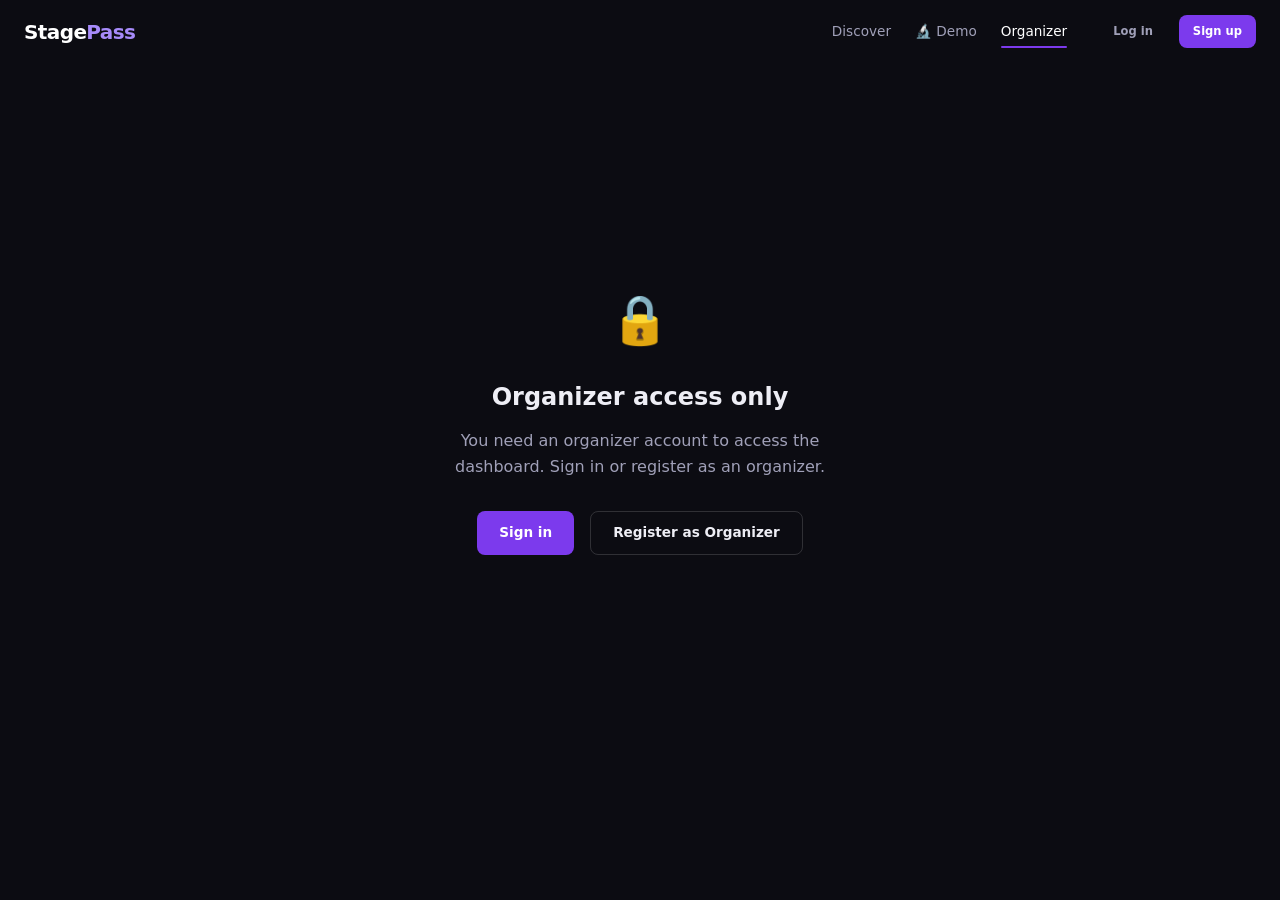
<file: StagePass.Api/wwwroot/dashboard.html>
<!DOCTYPE html>
<html lang="en">
<head>
  <meta charset="UTF-8">
  <meta name="viewport" content="width=device-width, initial-scale=1">
  <title>Organizer Dashboard — StagePass</title>
  <link rel="stylesheet" href="css/site.css">
</head>
<body>

  <!-- Nav -->
  <nav class="site-nav scrolled">
    <div class="container nav-inner">
      <a href="index.html" class="nav-logo">Stage<span>Pass</span></a>
      <div class="nav-links">
        <a href="index.html">Discover</a>
        <a href="demo.html">🔬 Demo</a>
        <a href="dashboard.html" class="active">Organizer</a>
      </div>
      <div class="nav-auth-zone nav-auth"></div>
      <button class="nav-hamburger" aria-label="Toggle navigation">
        <span></span><span></span><span></span>
      </button>
    </div>
    <div class="nav-mobile-menu">
      <a href="index.html">Discover</a>
      <a href="demo.html">🔬 Demo</a>
      <a href="dashboard.html">Organizer</a>
    </div>
  </nav>

  <!-- Auth gate (shown when not logged in as organizer) -->
  <div class="auth-gate" id="auth-gate" hidden>
    <div class="auth-gate-card">
      <div class="icon">🔒</div>
      <h2>Organizer access only</h2>
      <p>You need an organizer account to access the dashboard. Sign in or register as an organizer.</p>
      <div class="btns">
        <a href="login.html?returnTo=dashboard.html" class="btn btn-brand">Sign in</a>
        <a href="register.html?organizer=true" class="btn btn-outline">Register as Organizer</a>
      </div>
    </div>
  </div>

  <!-- Main dashboard (hidden when not logged in) -->
  <div class="dash-layout" id="dash-layout" hidden>

    <!-- Sidebar -->
    <aside class="dash-sidebar">
      <div class="dash-sidebar-header">
        <strong id="dash-user-name">Loading…</strong>
        <p>Organizer</p>
      </div>
      <nav class="dash-nav" role="navigation">
        <button class="dash-nav-item active" data-page="overview">
          <span class="icon">📊</span> Overview
        </button>
        <button class="dash-nav-item" data-page="events">
          <span class="icon">🎭</span> My Events
        </button>
        <button class="dash-nav-item" data-page="create">
          <span class="icon">➕</span> Create
        </button>
        <button class="dash-nav-item" data-page="bookings">
          <span class="icon">🎟️</span> Bookings
        </button>
      </nav>
    </aside>

    <!-- Main content -->
    <main class="dash-main">

      <!-- PAGE: OVERVIEW -->
      <div class="dash-page active" id="page-overview">
        <h1 class="dash-page-title">Overview</h1>
        <p class="dash-page-sub">Real-time snapshot of your events and inventory.</p>
        <div class="stat-grid" id="overview-stats">
          <div class="stat-card">
            <div class="stat-label">Total Bookings</div>
            <div class="stat-value" id="stat-bookings">—</div>
          </div>
          <div class="stat-card">
            <div class="stat-label">Tickets Sold</div>
            <div class="stat-value" id="stat-sold">—</div>
          </div>
          <div class="stat-card">
            <div class="stat-label">Active Holds</div>
            <div class="stat-value" id="stat-holds">—</div>
          </div>
          <div class="stat-card">
            <div class="stat-label">Available</div>
            <div class="stat-value" id="stat-avail">—</div>
          </div>
        </div>
        <div class="form-section">
          <h3>Quick Inventory Check</h3>
          <div style="display:flex;gap:12px;margin-bottom:16px;">
            <input class="form-input" type="number" id="inv-perf-id" placeholder="Performance ID" min="1" style="max-width:220px;">
            <button class="btn btn-brand" id="inv-load-btn">Load Inventory</button>
          </div>
          <div id="inv-results"></div>
        </div>
      </div>

      <!-- PAGE: MY EVENTS -->
      <div class="dash-page" id="page-events">
        <h1 class="dash-page-title">My Events</h1>
        <p class="dash-page-sub">Manage performances and view booking details.</p>
        <div class="form-section">
          <h3>Performance Bookings</h3>
          <div style="display:flex;gap:12px;flex-wrap:wrap;margin-bottom:20px;">
            <input class="form-input" type="number" id="bookings-perf-id" placeholder="Performance ID" min="1" style="max-width:220px;">
            <button class="btn btn-brand" id="load-bookings-btn">Load Bookings</button>
            <button class="btn btn-outline" id="cancel-perf-btn" style="color:var(--bad);border-color:var(--bad);">Cancel Performance</button>
          </div>
          <div id="bookings-inv-summary" style="margin-bottom:24px;"></div>
          <div id="bookings-table-wrap">
            <p style="color:var(--text-low);font-size:var(--f-sm);">Enter a Performance ID above to view bookings.</p>
          </div>
        </div>
      </div>

      <!-- PAGE: CREATE -->
      <div class="dash-page" id="page-create">
        <h1 class="dash-page-title">Create</h1>
        <p class="dash-page-sub">Add a new event, schedule a performance, or set up ticket tiers.</p>

        <div class="form-section">
          <h3>New Event</h3>
          <form id="form-event" novalidate>
            <div class="form-row">
              <div class="form-field">
                <label class="form-label" for="ev-title">Event Title</label>
                <input class="form-input" id="ev-title" placeholder="e.g. An Evening of Jazz" required>
              </div>
              <div class="form-field">
                <label class="form-label" for="ev-category">Category</label>
                <select class="form-input form-select" id="ev-category">
                  <option value="Music">Music</option>
                  <option value="Theatre">Theatre</option>
                  <option value="Comedy">Comedy</option>
                  <option value="Dance">Dance</option>
                  <option value="Other">Other</option>
                </select>
              </div>
            </div>
            <div class="form-field">
              <label class="form-label" for="ev-description">Description</label>
              <input class="form-input" id="ev-description" placeholder="Optional short description">
            </div>
            <div class="form-field">
              <label class="form-label" for="ev-venue">Venue</label>
              <select class="form-input form-select" id="ev-venue">
                <option value="" disabled selected>Loading venues…</option>
              </select>
            </div>
            <input type="hidden" id="ev-organizer" value="1">
            <button type="submit" class="btn btn-brand">Create Event</button>
          </form>
          <div id="ev-result"></div>
        </div>

        <div class="form-section">
          <h3>New Performance</h3>
          <form id="form-performance" novalidate>
            <div class="form-row">
              <div class="form-field">
                <label class="form-label" for="pf-event">Event ID</label>
                <input class="form-input" type="number" id="pf-event" min="1" placeholder="From step above">
              </div>
              <div class="form-field">
                <label class="form-label" for="pf-start">Start Date & Time</label>
                <input class="form-input" type="datetime-local" id="pf-start" required>
              </div>
            </div>
            <button type="submit" class="btn btn-brand">Schedule Performance</button>
          </form>
          <div id="pf-result"></div>
        </div>

        <div class="form-section">
          <h3>Add Ticket Type</h3>
          <form id="form-tickettype" novalidate>
            <div class="form-row">
              <div class="form-field">
                <label class="form-label" for="tt-perf">Performance ID</label>
                <input class="form-input" type="number" id="tt-perf" min="1" placeholder="From step above">
              </div>
              <div class="form-field">
                <label class="form-label" for="tt-name">Tier Name</label>
                <select class="form-input form-select" id="tt-name">
                  <option>Standard</option>
                  <option>Premium</option>
                  <option>VIP</option>
                  <option>Early Bird</option>
                </select>
              </div>
            </div>
            <div class="form-row">
              <div class="form-field">
                <label class="form-label" for="tt-price">Price (£)</label>
                <input class="form-input" type="number" id="tt-price" min="0" step="0.01" placeholder="25.00">
              </div>
              <div class="form-field">
                <label class="form-label" for="tt-capacity">Capacity</label>
                <input class="form-input" type="number" id="tt-capacity" min="1" placeholder="100">
              </div>
            </div>
            <button type="submit" class="btn btn-brand">Add Ticket Type</button>
          </form>
          <div id="tt-result"></div>
        </div>
      </div>

      <!-- PAGE: BOOKINGS (quick view) -->
      <div class="dash-page" id="page-bookings">
        <h1 class="dash-page-title">Bookings</h1>
        <p class="dash-page-sub">View confirmed bookings for any performance.</p>
        <div class="form-section">
          <h3>Load Bookings</h3>
          <div style="display:flex;gap:12px;margin-bottom:20px;flex-wrap:wrap;">
            <input class="form-input" type="number" id="bk-perf-id" placeholder="Performance ID" min="1" style="max-width:220px;">
            <button class="btn btn-brand" id="bk-load-btn">Load</button>
          </div>
          <div id="bk-summary" style="margin-bottom:20px;"></div>
          <div id="bk-table-wrap">
            <p style="color:var(--text-low);font-size:var(--f-sm);">Enter a Performance ID to view its bookings.</p>
          </div>
        </div>
      </div>

    </main>
  </div>

  <script src="js/api.js"></script>
  <script src="js/auth.js"></script>
  <script src="js/toast.js"></script>
  <script src="js/nav.js"></script>
  <script src="js/organizer.js"></script>
</body>
</html>
</file>
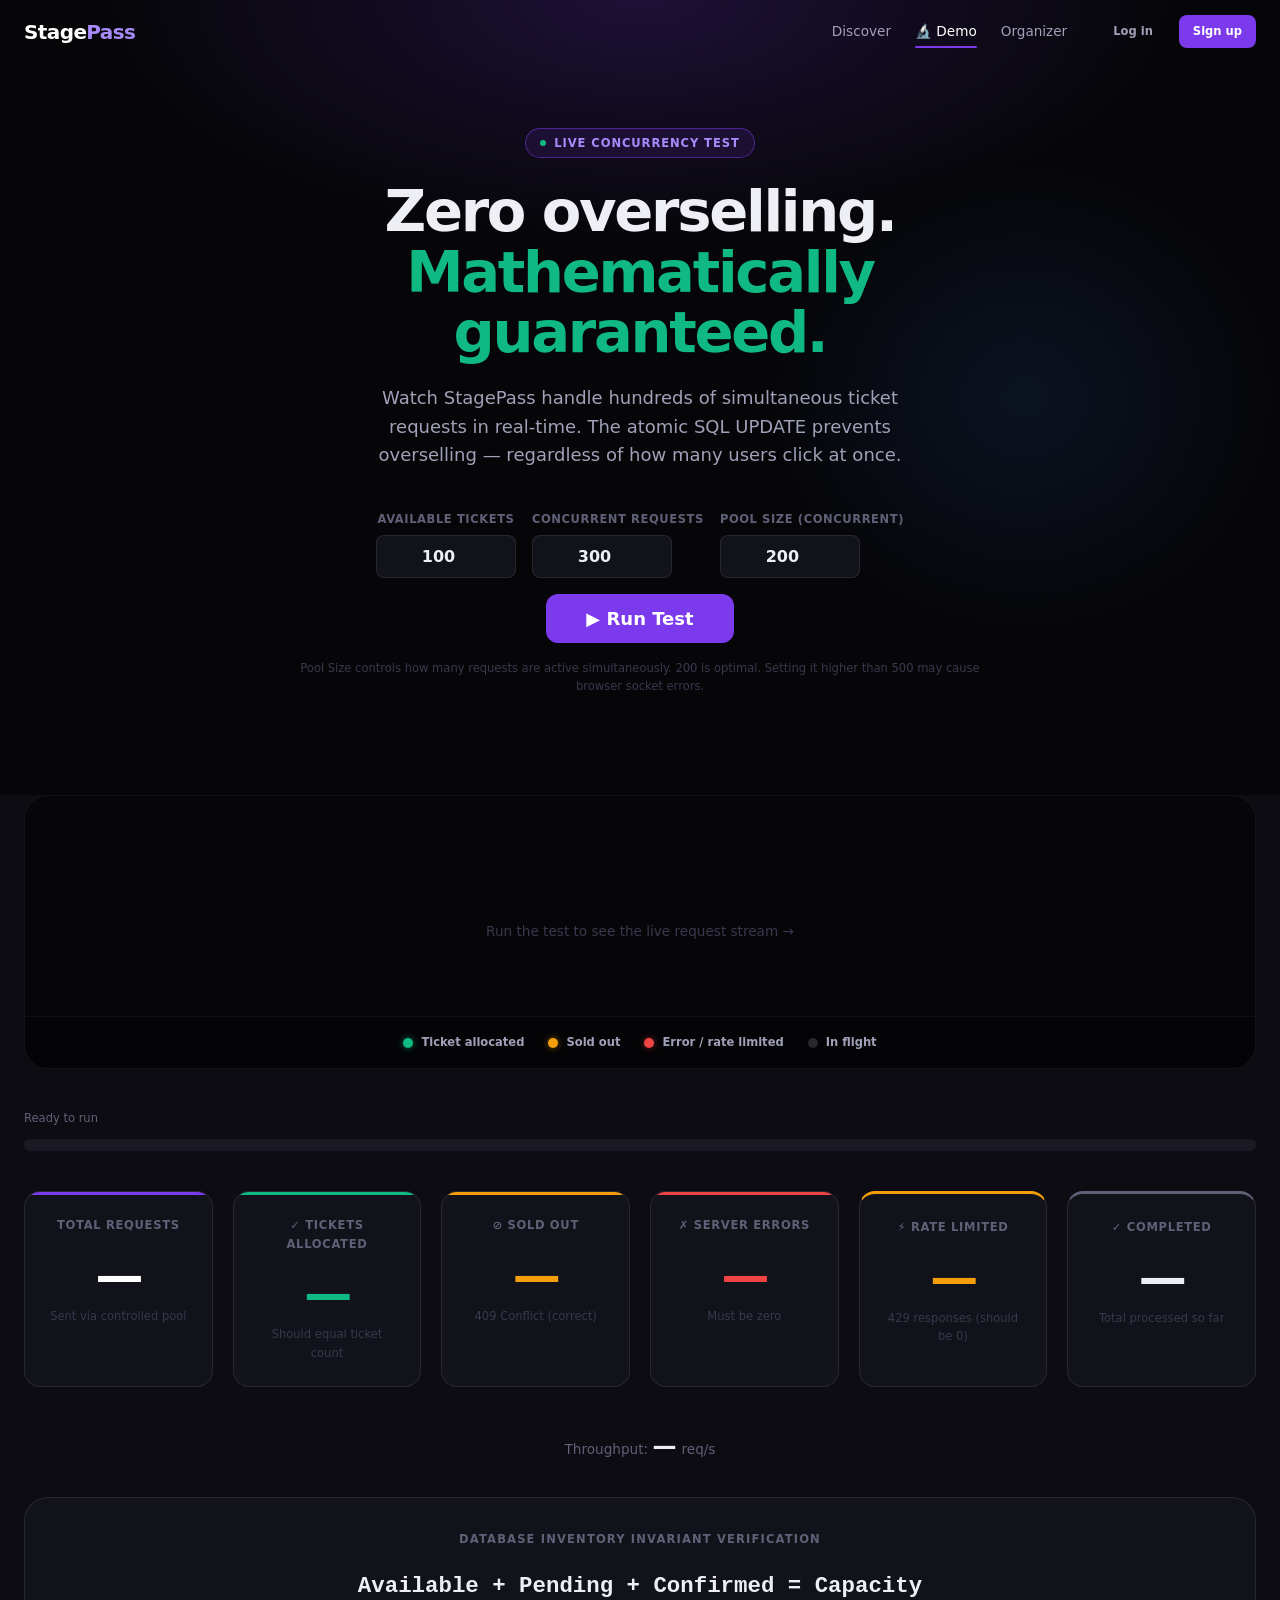
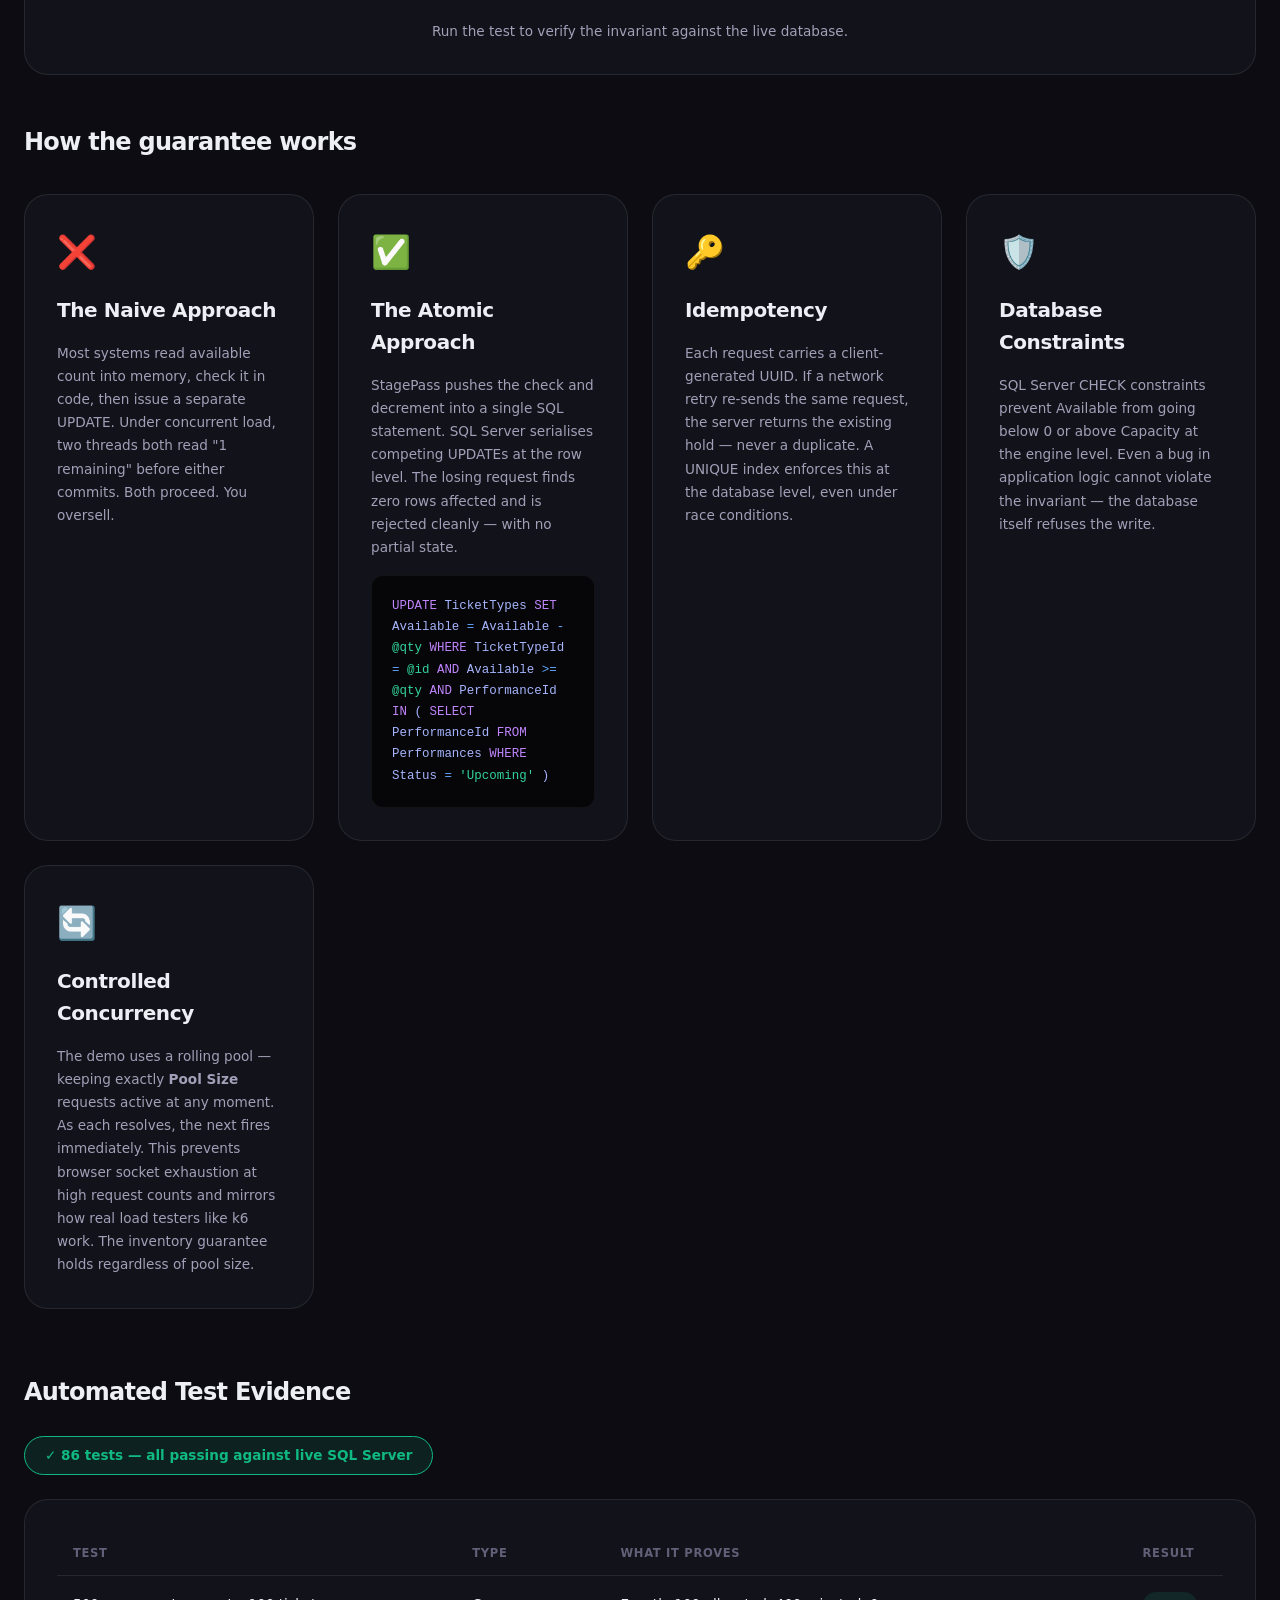
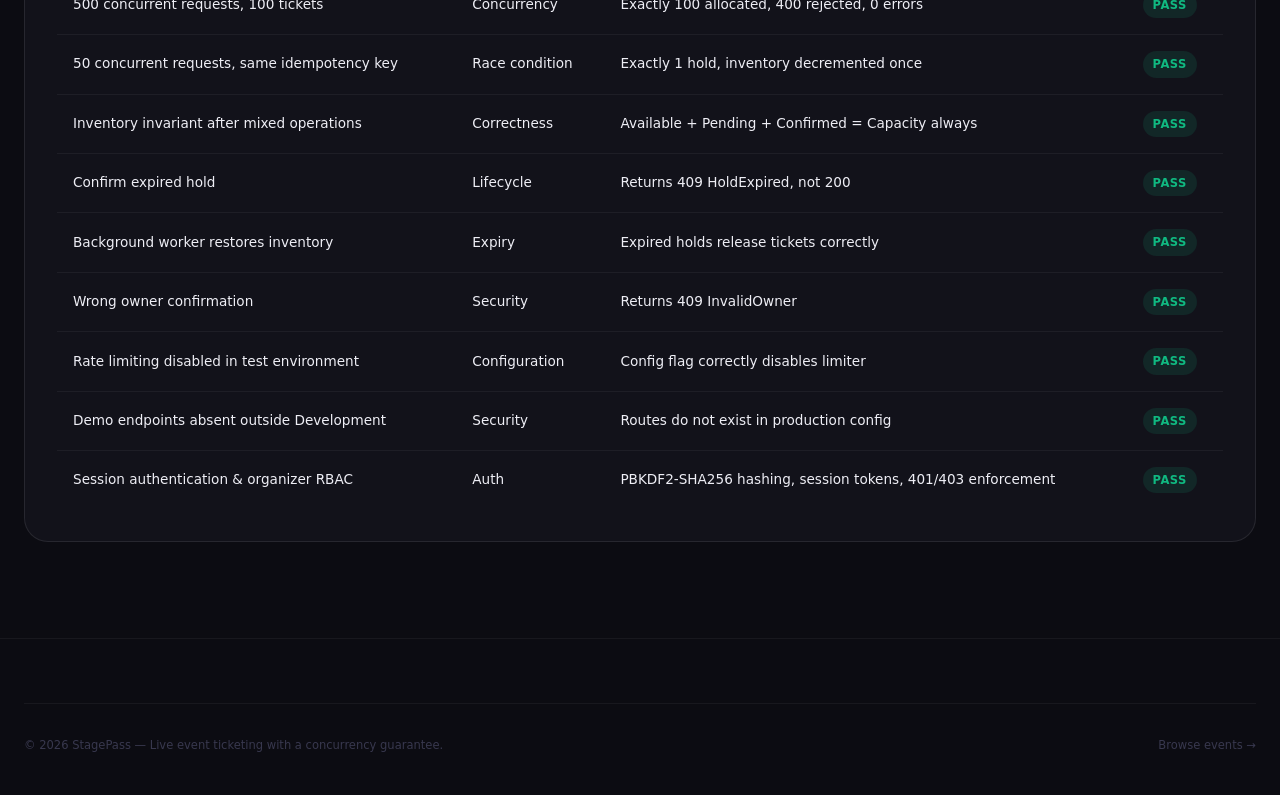
<file: StagePass.Api/wwwroot/demo.html>
<!DOCTYPE html>
<html lang="en">
<head>
  <meta charset="UTF-8">
  <meta name="viewport" content="width=device-width, initial-scale=1">
  <title>Concurrency Demo — StagePass</title>
  <link rel="stylesheet" href="css/site.css">
</head>
<body>

  <nav class="site-nav">
    <div class="container nav-inner">
      <a href="index.html" class="nav-logo">Stage<span>Pass</span></a>
      <div class="nav-links">
        <a href="index.html">Discover</a>
        <a href="demo.html" class="active">🔬 Demo</a>
        <a href="dashboard.html">Organizer</a>
      </div>
      <div class="nav-auth-zone nav-auth"></div>
      <button class="nav-hamburger" aria-label="Toggle navigation">
        <span></span><span></span><span></span>
      </button>
    </div>
    <div class="nav-mobile-menu">
      <a href="index.html">Discover</a>
      <a href="demo.html">🔬 Demo</a>
      <a href="dashboard.html">Organizer</a>
    </div>
  </nav>

  <!-- HERO -->
  <section class="demo-hero">
    <div class="container demo-hero-content">
      <div class="demo-pretitle">Live Concurrency Test</div>
      <h1 class="demo-h1">
        Zero overselling.<br>
        <span class="highlight">Mathematically guaranteed.</span>
      </h1>
      <p class="demo-subtitle">
        Watch StagePass handle hundreds of simultaneous ticket requests in real-time.
        The atomic SQL UPDATE prevents overselling — regardless of how many users click at once.
      </p>
      <div class="demo-config">
        <div class="cfg-field">
          <span class="cfg-label">Available Tickets</span>
          <input class="cfg-input" type="number" id="cfg-tickets" value="100" min="1" max="10000">
        </div>
        <div class="cfg-field">
          <span class="cfg-label">Concurrent Requests</span>
          <input class="cfg-input" type="number" id="cfg-requests" value="300" min="10" max="50000">
        </div>
        <div class="cfg-field">
          <span class="cfg-label">Pool Size (concurrent)</span>
          <input class="cfg-input" type="number" id="cfg-pool"
                 value="200" min="10" max="500"
                 title="Max requests in flight at one time. Keep ≤ 500 to avoid browser limits.">
        </div>
        <button id="demo-run-btn">▶ Run Test</button>
      </div>
      <p style="font-size:var(--f-xs);color:var(--text-ghost);margin-top:8px;text-align:center;">
        Pool Size controls how many requests are active simultaneously.
        200 is optimal. Setting it higher than 500 may cause browser socket errors.
      </p>
      <p id="demo-setup-status" style="font-size:var(--f-xs);color:var(--text-ghost);margin-top:var(--sp-4);min-height:20px;"></p>
    </div>
  </section>

  <div class="container">

    <!-- REQUEST STORM VISUALIZER -->
    <div class="storm-wrap" id="storm-wrap">
      <canvas class="storm-canvas" id="storm-canvas"></canvas>
      <div class="storm-idle-msg" id="storm-idle">
        Run the test to see the live request stream →
      </div>
      <div class="storm-legend">
        <div class="storm-legend-item">
          <div class="legend-dot" style="background:#10b981;
               box-shadow:0 0 6px rgba(16,185,129,0.6)"></div>
          Ticket allocated
        </div>
        <div class="storm-legend-item">
          <div class="legend-dot" style="background:#f59e0b;
               box-shadow:0 0 6px rgba(245,158,11,0.5)"></div>
          Sold out
        </div>
        <div class="storm-legend-item">
          <div class="legend-dot" style="background:#ef4444;
               box-shadow:0 0 6px rgba(239,68,68,0.5)"></div>
          Error / rate limited
        </div>
        <div class="storm-legend-item">
          <div class="legend-dot" style="background:rgba(255,255,255,0.15)"></div>
          In flight
        </div>
      </div>
    </div>

    <!-- PROGRESS BAR -->
    <div class="demo-progress-wrap">
      <div class="demo-progress-label">
        <span id="progress-label-left">Ready to run</span>
        <span id="progress-label-right"></span>
      </div>
      <div class="demo-progress-bar">
        <div class="demo-bar-success" id="bar-success" style="width:0"></div>
        <div class="demo-bar-conflict" id="bar-conflict" style="width:0;left:0"></div>
        <div class="demo-bar-ratelimit" id="bar-ratelimit"
             style="position:absolute;top:0;height:100%;
                    background:var(--warn);border-radius:6px;
                    width:0%;left:0%;transition:width 0.1s,left 0.1s;"></div>
        <div class="demo-bar-errors" id="bar-errors"
             style="position:absolute;top:0;height:100%;
                    background:var(--bad);border-radius:6px;
                    width:0%;left:0%;transition:width 0.1s,left 0.1s;"></div>
      </div>
    </div>

    <!-- RESULT CARDS -->
    <div class="demo-results" style="grid-template-columns: repeat(auto-fit, minmax(160px, 1fr));">
      <div class="demo-result-card total">
        <div class="demo-result-label">Total Requests</div>
        <div class="demo-result-num" id="r-total">—</div>
        <div class="demo-result-desc">Sent via controlled pool</div>
      </div>
      <div class="demo-result-card success">
        <div class="demo-result-label">✓ Tickets Allocated</div>
        <div class="demo-result-num" id="r-success">—</div>
        <div class="demo-result-desc">Should equal ticket count</div>
      </div>
      <div class="demo-result-card conflict">
        <div class="demo-result-label">⊘ Sold Out</div>
        <div class="demo-result-num" id="r-conflict">—</div>
        <div class="demo-result-desc">409 Conflict (correct)</div>
      </div>
      <div class="demo-result-card error">
        <div class="demo-result-label">✗ Server Errors</div>
        <div class="demo-result-num" id="r-errors">—</div>
        <div class="demo-result-desc">Must be zero</div>
      </div>
      <div class="demo-result-card" style="border-top:3px solid var(--warn)">
        <div class="demo-result-label">⚡ Rate Limited</div>
        <div class="demo-result-num" id="r-ratelimit" style="color:var(--warn)">—</div>
        <div class="demo-result-desc">429 responses (should be 0)</div>
      </div>
      <div class="demo-result-card" style="border-top:3px solid var(--text-low)">
        <div class="demo-result-label">✓ Completed</div>
        <div class="demo-result-num" id="r-done" style="color:var(--text-high)">—</div>
        <div class="demo-result-desc">Total processed so far</div>
      </div>
    </div>

    <!-- THROUGHPUT (RPS) -->
    <div style="text-align:center; margin-bottom:var(--sp-8);">
      <span style="font-size:var(--f-sm);color:var(--text-low);">Throughput: </span>
      <span id="r-rps" style="font-size:var(--f-2xl);font-weight:800;
            color:var(--text-high);font-variant-numeric:tabular-nums;">—</span>
      <span style="font-size:var(--f-sm);color:var(--text-low);"> req/s</span>
    </div>

    <!-- INVARIANT PANEL -->
    <div class="invariant-panel" id="invariant-panel">
      <div class="invariant-heading">Database Inventory Invariant Verification</div>
      <div class="invariant-formula" id="invariant-formula">
        Available + Pending + Confirmed = Capacity
      </div>
      <div class="invariant-result" id="invariant-result">
        Run the test to verify the invariant against the live database.
      </div>
    </div>

    <!-- EXPLAINER CARDS -->
    <section style="margin-bottom:var(--sp-16);">
      <h2 style="font-size:var(--f-2xl);font-weight:900;letter-spacing:-0.03em;margin-bottom:var(--sp-8);">How the guarantee works</h2>
      <div class="explainer-grid">
        <div class="explainer-card">
          <div class="ec-icon">❌</div>
          <h3 class="ec-title">The Naive Approach</h3>
          <p class="ec-text">
            Most systems read available count into memory, check it in code, then issue a
            separate UPDATE. Under concurrent load, two threads both read "1 remaining"
            before either commits. Both proceed. You oversell.
          </p>
        </div>
        <div class="explainer-card">
          <div class="ec-icon">✅</div>
          <h3 class="ec-title">The Atomic Approach</h3>
          <p class="ec-text">
            StagePass pushes the check and decrement into a single SQL statement. SQL Server
            serialises competing UPDATEs at the row level. The losing request finds zero rows
            affected and is rejected cleanly — with no partial state.
          </p>
          <div class="sql-snippet">
<span class="sql-kw">UPDATE</span> TicketTypes
<span class="sql-kw">SET</span> Available <span class="sql-cond">=</span> Available <span class="sql-cond">-</span> <span class="sql-val">@qty</span>
<span class="sql-kw">WHERE</span> TicketTypeId <span class="sql-cond">=</span> <span class="sql-val">@id</span>
  <span class="sql-kw">AND</span> Available <span class="sql-cond">>=</span> <span class="sql-val">@qty</span>
  <span class="sql-kw">AND</span> PerformanceId <span class="sql-kw">IN</span> (
    <span class="sql-kw">SELECT</span> PerformanceId
    <span class="sql-kw">FROM</span> Performances
    <span class="sql-kw">WHERE</span> Status <span class="sql-cond">=</span> <span class="sql-val">'Upcoming'</span>
  )</div>
        </div>
        <div class="explainer-card">
          <div class="ec-icon">🔑</div>
          <h3 class="ec-title">Idempotency</h3>
          <p class="ec-text">
            Each request carries a client-generated UUID. If a network retry re-sends the same
            request, the server returns the existing hold — never a duplicate. A UNIQUE index
            enforces this at the database level, even under race conditions.
          </p>
        </div>
        <div class="explainer-card">
          <div class="ec-icon">🛡️</div>
          <h3 class="ec-title">Database Constraints</h3>
          <p class="ec-text">
            SQL Server CHECK constraints prevent Available from going below 0 or above Capacity
            at the engine level. Even a bug in application logic cannot violate the invariant —
            the database itself refuses the write.
          </p>
        </div>
        <div class="explainer-card">
          <div class="ec-icon">🔄</div>
          <h3 class="ec-title">Controlled Concurrency</h3>
          <p class="ec-text">
            The demo uses a rolling pool — keeping exactly <strong>Pool Size</strong>
            requests active at any moment. As each resolves, the next fires immediately.
            This prevents browser socket exhaustion at high request counts and mirrors
            how real load testers like k6 work. The inventory guarantee holds regardless
            of pool size.
          </p>
        </div>
      </div>
    </section>

    <!-- TEST EVIDENCE -->
    <section class="test-results-section">
      <h2>Automated Test Evidence</h2>
      <div class="test-count-banner">✓ 86 tests — all passing against live SQL Server</div>
      <div class="panel">
        <div class="data-table-wrap">
          <table class="data-table">
            <thead>
              <tr>
                <th>Test</th>
                <th>Type</th>
                <th>What it proves</th>
                <th>Result</th>
              </tr>
            </thead>
            <tbody>
              <tr><td>500 concurrent requests, 100 tickets</td><td>Concurrency</td><td>Exactly 100 allocated, 400 rejected, 0 errors</td><td><span class="badge badge-upcoming">PASS</span></td></tr>
              <tr><td>50 concurrent requests, same idempotency key</td><td>Race condition</td><td>Exactly 1 hold, inventory decremented once</td><td><span class="badge badge-upcoming">PASS</span></td></tr>
              <tr><td>Inventory invariant after mixed operations</td><td>Correctness</td><td>Available + Pending + Confirmed = Capacity always</td><td><span class="badge badge-upcoming">PASS</span></td></tr>
              <tr><td>Confirm expired hold</td><td>Lifecycle</td><td>Returns 409 HoldExpired, not 200</td><td><span class="badge badge-upcoming">PASS</span></td></tr>
              <tr><td>Background worker restores inventory</td><td>Expiry</td><td>Expired holds release tickets correctly</td><td><span class="badge badge-upcoming">PASS</span></td></tr>
              <tr><td>Wrong owner confirmation</td><td>Security</td><td>Returns 409 InvalidOwner</td><td><span class="badge badge-upcoming">PASS</span></td></tr>
              <tr><td>Rate limiting disabled in test environment</td><td>Configuration</td><td>Config flag correctly disables limiter</td><td><span class="badge badge-upcoming">PASS</span></td></tr>
              <tr><td>Demo endpoints absent outside Development</td><td>Security</td><td>Routes do not exist in production config</td><td><span class="badge badge-upcoming">PASS</span></td></tr>
              <tr><td>Session authentication &amp; organizer RBAC</td><td>Auth</td><td>PBKDF2-SHA256 hashing, session tokens, 401/403 enforcement</td><td><span class="badge badge-upcoming">PASS</span></td></tr>
            </tbody>
          </table>
        </div>
      </div>
    </section>

  </div>

  <footer class="site-footer">
    <div class="container">
      <div class="footer-bottom">
        <p>© 2026 StagePass — Live event ticketing with a concurrency guarantee.</p>
        <a href="index.html" style="font-size:var(--f-xs);color:var(--text-ghost);">Browse events →</a>
      </div>
    </div>
  </footer>

  <script src="js/api.js"></script>
  <script src="js/auth.js"></script>
  <script src="js/toast.js"></script>
  <script src="js/nav.js"></script>
  <script src="js/storm.js"></script>
  <script src="js/demo.js"></script>
</body>
</html>
</file>
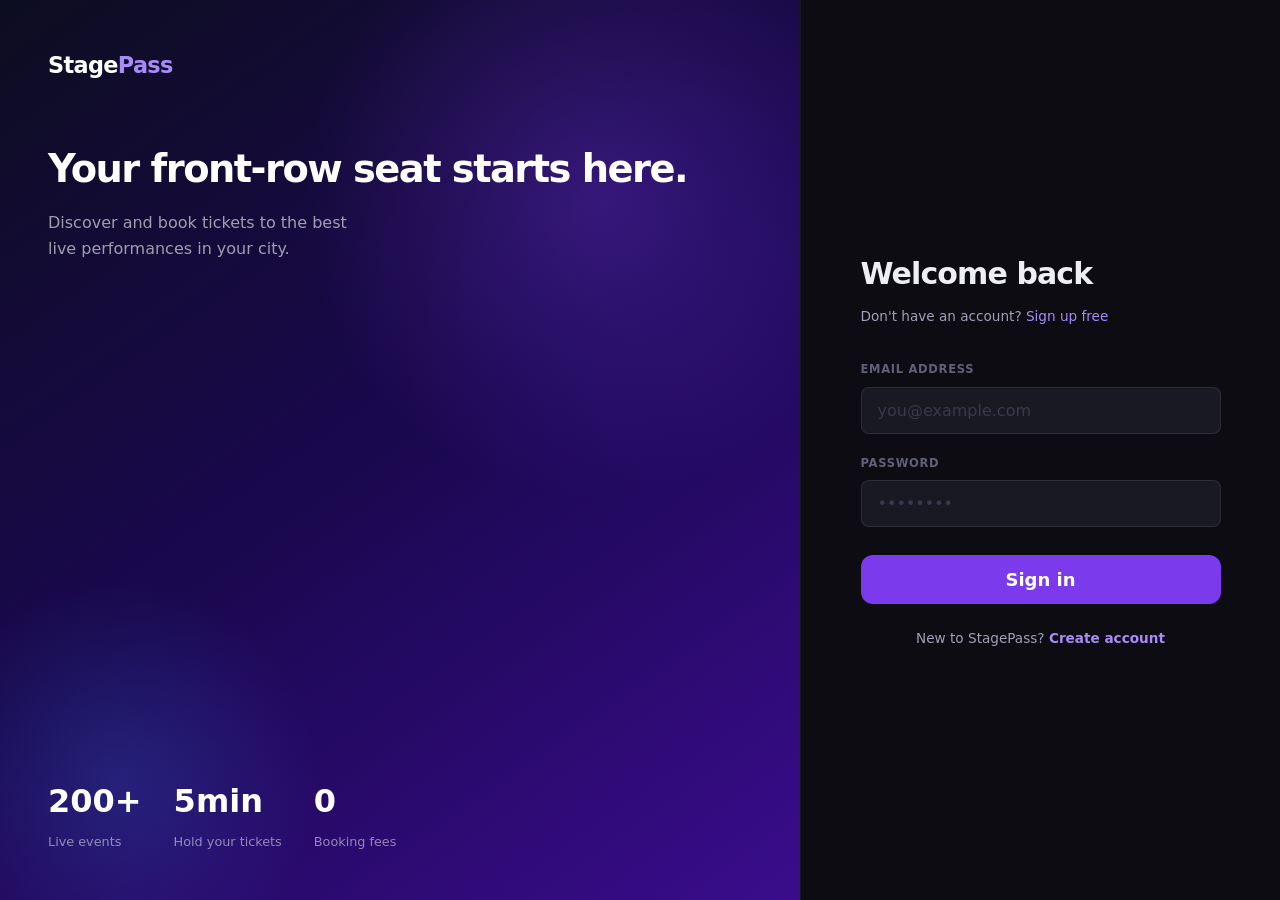
<file: StagePass.Api/wwwroot/login.html>
<!DOCTYPE html>
<html lang="en">
<head>
  <meta charset="UTF-8">
  <meta name="viewport" content="width=device-width, initial-scale=1">
  <title>Sign in — StagePass</title>
  <link rel="stylesheet" href="css/site.css">
  <style>
    body { display: flex; min-height: 100vh; }

    /* Left decorative panel */
    .auth-panel-left {
      flex: 1;
      background: linear-gradient(145deg, #0d0d20 0%, #1a0850 50%, #3a0c8c 100%);
      position: relative;
      overflow: hidden;
      display: flex;
      flex-direction: column;
      justify-content: space-between;
      padding: 48px;
      min-height: 100vh;
    }
    .auth-panel-left::before {
      content: '';
      position: absolute;
      width: 600px; height: 600px;
      border-radius: 50%;
      background: radial-gradient(circle, rgba(124,58,237,0.3) 0%, transparent 70%);
      top: -100px; right: -100px;
    }
    .auth-panel-left::after {
      content: '';
      position: absolute;
      width: 400px; height: 400px;
      border-radius: 50%;
      background: radial-gradient(circle, rgba(59,130,246,0.2) 0%, transparent 70%);
      bottom: -80px; left: -80px;
    }
    .auth-left-content { position: relative; z-index: 1; }
    .auth-left-logo { font-size: 1.4rem; font-weight: 900; letter-spacing: -0.03em; color: #fff; margin-bottom: 64px; display: inline-block; }
    .auth-left-logo span { color: var(--brand-light); }
    .auth-left-headline { font-size: clamp(1.8rem, 3vw, 2.6rem); font-weight: 900; letter-spacing: -0.04em; line-height: 1.1; color: #fff; margin-bottom: 20px; }
    .auth-left-sub { font-size: 1rem; color: rgba(255,255,255,0.6); max-width: 320px; }
    .auth-left-stats { display: flex; gap: 32px; position: relative; z-index: 1; }
    .auth-stat .num { font-size: 2rem; font-weight: 900; color: #fff; }
    .auth-stat .lab { font-size: 0.8rem; color: rgba(255,255,255,0.5); margin-top: 4px; }

    /* Right form panel */
    .auth-panel-right {
      width: 480px;
      flex-shrink: 0;
      background: var(--bg-base);
      display: flex;
      align-items: center;
      justify-content: center;
      padding: 48px;
      border-left: 1px solid var(--line-dim);
    }
    .auth-form-wrap { width: 100%; max-width: 360px; }
    .auth-form-title { font-size: var(--f-3xl); font-weight: 800; letter-spacing: -0.03em; margin-bottom: var(--sp-2); }
    .auth-form-sub { font-size: var(--f-sm); color: var(--text-mid); margin-bottom: var(--sp-8); }
    .auth-form-sub a { color: var(--brand-light); }
    .auth-divider { display: flex; align-items: center; gap: var(--sp-4); margin: var(--sp-6) 0; }
    .auth-divider::before, .auth-divider::after { content: ''; flex: 1; height: 1px; background: var(--line-soft); }
    .auth-divider span { font-size: var(--f-xs); color: var(--text-ghost); white-space: nowrap; }
    .auth-footer { text-align: center; margin-top: var(--sp-6); font-size: var(--f-sm); color: var(--text-mid); }
    .auth-footer a { color: var(--brand-light); font-weight: 600; }
    #login-error { display: none; }
    #login-error:not(:empty) { display: block; }

    @media (max-width: 768px) {
      body { flex-direction: column; }
      .auth-panel-left { display: none; }
      .auth-panel-right { width: 100%; border-left: none; padding: var(--sp-8) var(--sp-6); min-height: 100vh; align-items: flex-start; padding-top: 80px; }
    }
  </style>
</head>
<body>

  <!-- Left: decorative -->
  <div class="auth-panel-left">
    <div class="auth-left-content">
      <a href="index.html" class="auth-left-logo">Stage<span>Pass</span></a>
      <h1 class="auth-left-headline">Your front-row seat starts here.</h1>
      <p class="auth-left-sub">Discover and book tickets to the best live performances in your city.</p>
    </div>
    <div class="auth-left-stats">
      <div class="auth-stat"><div class="num">200+</div><div class="lab">Live events</div></div>
      <div class="auth-stat"><div class="num">5min</div><div class="lab">Hold your tickets</div></div>
      <div class="auth-stat"><div class="num">0</div><div class="lab">Booking fees</div></div>
    </div>
  </div>

  <!-- Right: form -->
  <div class="auth-panel-right">
    <div class="auth-form-wrap">
      <h1 class="auth-form-title">Welcome back</h1>
      <p class="auth-form-sub">Don't have an account? <a href="register.html">Sign up free</a></p>

      <div id="login-error" class="alert alert-bad" role="alert"></div>

      <form id="login-form" novalidate>
        <div class="form-field">
          <label class="form-label" for="email">Email address</label>
          <input class="form-input" type="email" id="email"
                 placeholder="you@example.com" autocomplete="email" required>
        </div>
        <div class="form-field">
          <label class="form-label" for="password">Password</label>
          <input class="form-input" type="password" id="password"
                 placeholder="••••••••" autocomplete="current-password" required>
        </div>
        <button type="submit" id="login-btn" class="btn btn-brand btn-full btn-lg" style="margin-top:8px;">
          Sign in
        </button>
      </form>

      <div class="auth-footer">
        New to StagePass? <a href="register.html">Create account</a>
      </div>
    </div>
  </div>

  <script src="js/api.js"></script>
  <script src="js/auth.js"></script>
  <script src="js/toast.js"></script>
  <script src="js/nav.js"></script>
  <script>
    // Redirect if already logged in
    if (window.Auth.isLoggedIn()) {
      window.location.href = 'index.html';
    }

    const form = document.getElementById('login-form');
    const errorEl = document.getElementById('login-error');
    const btn = document.getElementById('login-btn');

    form.addEventListener('submit', async (e) => {
      e.preventDefault();
      errorEl.textContent = '';

      const email = document.getElementById('email').value.trim();
      const password = document.getElementById('password').value;

      if (!email || !email.includes('@')) {
        errorEl.textContent = 'Please enter a valid email address.';
        return;
      }
      if (!password) {
        errorEl.textContent = 'Please enter your password.';
        return;
      }

      btn.disabled = true;
      btn.textContent = 'Signing in…';

      try {
        const data = await window.apiFetch('/api/auth/login', {
          method: 'POST',
          body: JSON.stringify({ email, password }),
        });
        window.Auth.setSession(data);
        // Redirect: go back to previous page or index
        const returnTo = new URLSearchParams(location.search).get('returnTo') || 'index.html';
        window.location.href = returnTo;
      } catch (err) {
        if (err.status === 401) {
          errorEl.textContent = 'Incorrect email or password. Please try again.';
        } else {
          errorEl.textContent = err.message || 'Something went wrong. Please try again.';
        }
        btn.disabled = false;
        btn.textContent = 'Sign in';
      }
    });
  </script>
</body>
</html>
</file>
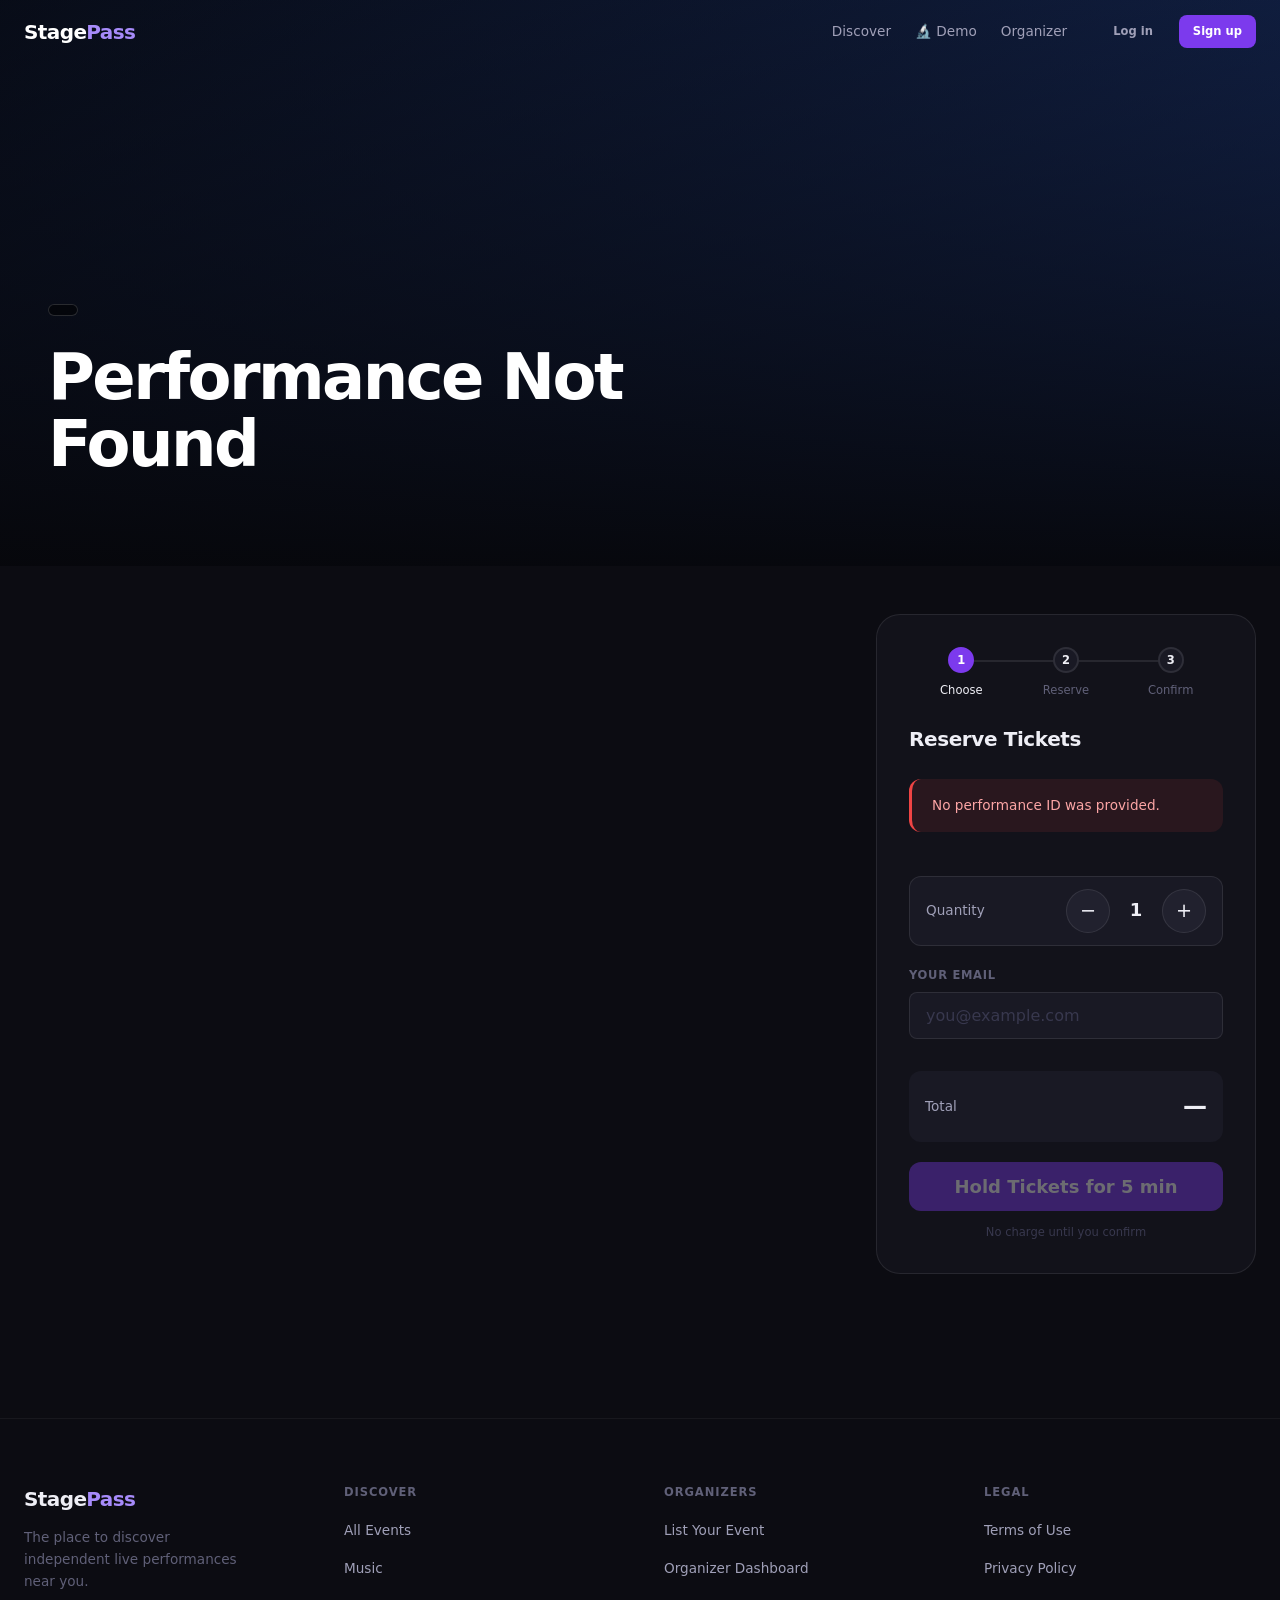
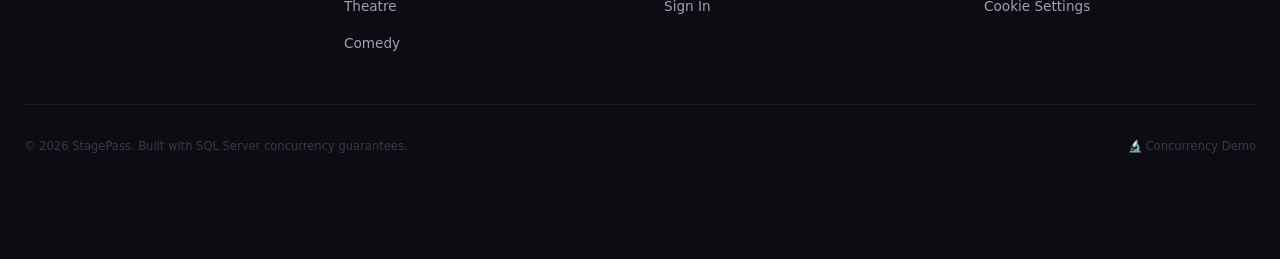
<file: StagePass.Api/wwwroot/performance.html>
<!DOCTYPE html>
<html lang="en">
<head>
  <meta charset="UTF-8">
  <meta name="viewport" content="width=device-width, initial-scale=1">
  <title id="page-title">StagePass — Event Details</title>
  <link rel="stylesheet" href="css/site.css">
</head>
<body>
  <nav class="site-nav">
    <div class="container nav-inner">
      <a href="index.html" class="nav-logo">Stage<span>Pass</span></a>
      <div class="nav-links">
        <a href="index.html">Discover</a>
        <a href="demo.html">🔬 Demo</a>
        <a href="dashboard.html">Organizer</a>
      </div>
      <div class="nav-auth-zone nav-auth"></div>
      <button class="nav-hamburger" aria-label="Menu">
        <span></span><span></span><span></span>
      </button>
    </div>
    <div class="nav-mobile-menu">
      <a href="index.html">Discover</a>
      <a href="demo.html">🔬 Demo</a>
      <a href="dashboard.html">Organizer</a>
    </div>
  </nav>

  <!-- Hero: populated by JS -->
  <section class="perf-hero" id="perf-hero">
    <div class="perf-hero-bg" id="perf-hero-bg"></div>
    <div class="perf-hero-content">
      <div class="container">
        <span class="perf-hero-cat" id="perf-cat"></span>
        <h1 class="perf-hero-title" id="perf-title">Loading…</h1>
        <div class="perf-hero-meta" id="perf-meta"></div>
      </div>
    </div>
  </section>

  <!-- Body: two-column -->
  <div class="perf-body" id="perf-body">
    <!-- Left: details -->
    <div class="perf-details" id="perf-details">
      <!-- Populated by JS -->
    </div>

    <!-- Right: booking panel -->
    <aside class="booking-panel">
      <!-- Step indicator -->
      <div class="step-indicator">
        <div class="step-item active" id="step-1">
          <div class="step-num">1</div>
          <div class="step-label">Choose</div>
        </div>
        <div class="step-item" id="step-2">
          <div class="step-num">2</div>
          <div class="step-label">Reserve</div>
        </div>
        <div class="step-item" id="step-3">
          <div class="step-num">3</div>
          <div class="step-label">Confirm</div>
        </div>
      </div>

      <h3>Reserve Tickets</h3>

      <!-- Ticket selection phase -->
      <div id="phase-select">
        <div id="error-display" class="alert alert-bad"></div>
        <div class="tier-list" id="tier-list"></div>

        <div class="qty-stepper">
          <label for="qty-display">Quantity</label>
          <div class="qty-controls">
            <button type="button" class="qty-btn" id="qty-dec">−</button>
            <span class="qty-value" id="qty-display">1</span>
            <button type="button" class="qty-btn" id="qty-inc">+</button>
          </div>
        </div>

        <div class="form-field">
          <label class="form-label" for="customer-email">Your Email</label>
          <input class="form-input" type="email" id="customer-email"
                 placeholder="you@example.com" autocomplete="email">
          <span class="field-error" id="email-error"></span>
        </div>

        <div id="price-summary" style="display:flex;justify-content:space-between;
             align-items:center;padding:16px;background:var(--bg-raised);
             border-radius:var(--r-md);margin-bottom:20px;">
          <span style="font-size:var(--f-sm);color:var(--text-mid);">Total</span>
          <span style="font-size:var(--f-2xl);font-weight:900;" id="total-price">—</span>
        </div>

        <button type="button" id="reserve-btn" class="btn btn-brand btn-full btn-lg">Hold Tickets for 5 min</button>
        <p style="font-size:var(--f-xs);color:var(--text-ghost);text-align:center;margin-top:12px;">
          No charge until you confirm
        </p>
      </div>

      <!-- Hold active phase -->
      <div id="phase-hold" class="hold-active hidden">
        <h4>Your tickets are held!</h4>
        <p id="hold-summary-text">1 × Standard</p>
        <div class="ring-wrap">
          <svg viewBox="0 0 100 100" width="100" height="100">
            <circle class="ring-bg" cx="50" cy="50" r="45"/>
            <circle class="ring-fill" id="ring-fill" cx="50" cy="50" r="45"/>
          </svg>
          <div class="ring-label" id="ring-label">05:00</div>
        </div>
        <p style="font-size:var(--f-xs);color:var(--text-low);margin-top:-12px;margin-bottom:20px;">
          Time remaining to confirm
        </p>
        <div class="hold-actions">
          <button type="button" id="confirm-btn" class="btn btn-brand btn-full btn-lg">✓ Confirm & Book</button>
          <button type="button" id="retry-btn" class="btn btn-outline btn-full">↻ Verify My Hold</button>
        </div>
      </div>
    </aside>
  </div>

  <!-- Static Footer -->
  <footer class="site-footer">
    <div class="container">
      <div class="footer-inner">
        <div class="footer-brand">
          <div class="logo">Stage<span>Pass</span></div>
          <p>The place to discover independent live performances near you.</p>
        </div>
        <div class="footer-col">
          <h3>Discover</h3>
          <ul>
            <li><a href="index.html">All Events</a></li>
            <li><a href="index.html?cat=music">Music</a></li>
            <li><a href="index.html?cat=theatre">Theatre</a></li>
            <li><a href="index.html?cat=comedy">Comedy</a></li>
          </ul>
        </div>
        <div class="footer-col">
          <h3>Organizers</h3>
          <ul>
            <li><a href="register.html?organizer=true">List Your Event</a></li>
            <li><a href="dashboard.html">Organizer Dashboard</a></li>
            <li><a href="login.html">Sign In</a></li>
          </ul>
        </div>
        <div class="footer-col">
          <h3>Legal</h3>
          <ul>
            <li><a href="#">Terms of Use</a></li>
            <li><a href="#">Privacy Policy</a></li>
            <li><a href="#">Cookie Settings</a></li>
          </ul>
        </div>
      </div>
      <div class="footer-bottom">
        <p>© 2026 StagePass. Built with SQL Server concurrency guarantees.</p>
        <a href="demo.html" style="font-size:var(--f-xs);color:var(--text-ghost);">🔬 Concurrency Demo</a>
      </div>
    </div>
  </footer>

  <script src="js/api.js"></script>
  <script src="js/auth.js"></script>
  <script src="js/toast.js"></script>
  <script src="js/nav.js"></script>
  <script src="js/performance.js"></script>
</body>
</html>
</file>
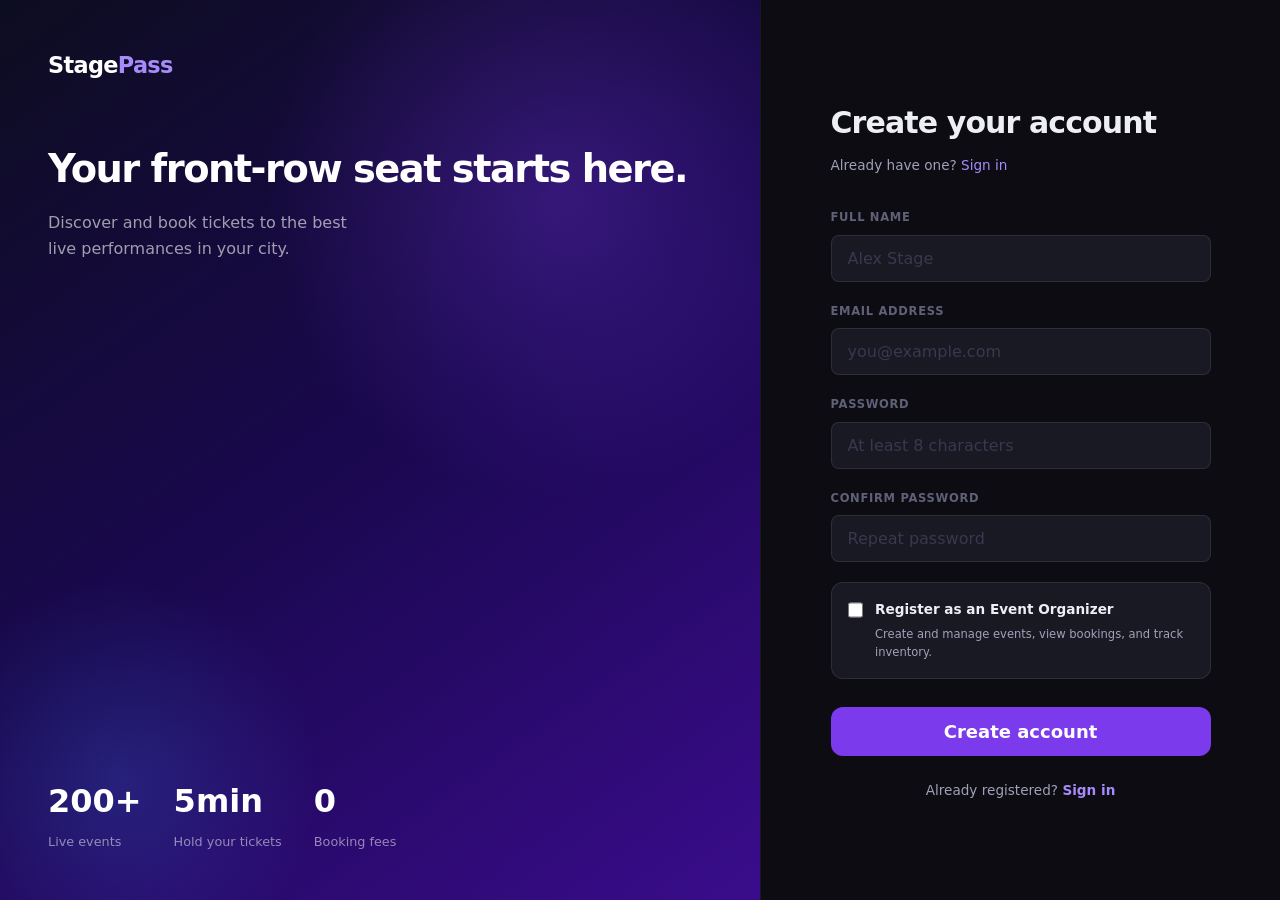
<file: StagePass.Api/wwwroot/register.html>
<!DOCTYPE html>
<html lang="en">
<head>
  <meta charset="UTF-8">
  <meta name="viewport" content="width=device-width, initial-scale=1">
  <title>Create Account — StagePass</title>
  <link rel="stylesheet" href="css/site.css">
  <style>
    body { display: flex; min-height: 100vh; }

    /* Left decorative panel */
    .auth-panel-left {
      flex: 1;
      background: linear-gradient(145deg, #0d0d20 0%, #1a0850 50%, #3a0c8c 100%);
      position: relative;
      overflow: hidden;
      display: flex;
      flex-direction: column;
      justify-content: space-between;
      padding: 48px;
      min-height: 100vh;
    }
    .auth-panel-left::before {
      content: '';
      position: absolute;
      width: 600px; height: 600px;
      border-radius: 50%;
      background: radial-gradient(circle, rgba(124,58,237,0.3) 0%, transparent 70%);
      top: -100px; right: -100px;
    }
    .auth-panel-left::after {
      content: '';
      position: absolute;
      width: 400px; height: 400px;
      border-radius: 50%;
      background: radial-gradient(circle, rgba(59,130,246,0.2) 0%, transparent 70%);
      bottom: -80px; left: -80px;
    }
    .auth-left-content { position: relative; z-index: 1; }
    .auth-left-logo { font-size: 1.4rem; font-weight: 900; letter-spacing: -0.03em; color: #fff; margin-bottom: 64px; display: inline-block; }
    .auth-left-logo span { color: var(--brand-light); }
    .auth-left-headline { font-size: clamp(1.8rem, 3vw, 2.6rem); font-weight: 900; letter-spacing: -0.04em; line-height: 1.1; color: #fff; margin-bottom: 20px; }
    .auth-left-sub { font-size: 1rem; color: rgba(255,255,255,0.6); max-width: 320px; }
    .auth-left-stats { display: flex; gap: 32px; position: relative; z-index: 1; }
    .auth-stat .num { font-size: 2rem; font-weight: 900; color: #fff; }
    .auth-stat .lab { font-size: 0.8rem; color: rgba(255,255,255,0.5); margin-top: 4px; }

    /* Right form panel */
    .auth-panel-right {
      width: 520px;
      flex-shrink: 0;
      background: var(--bg-base);
      display: flex;
      align-items: center;
      justify-content: center;
      padding: 48px;
      border-left: 1px solid var(--line-dim);
    }
    .auth-form-wrap { width: 100%; max-width: 380px; }
    .auth-form-title { font-size: var(--f-3xl); font-weight: 800; letter-spacing: -0.03em; margin-bottom: var(--sp-2); }
    .auth-form-sub { font-size: var(--f-sm); color: var(--text-mid); margin-bottom: var(--sp-8); }
    .auth-form-sub a { color: var(--brand-light); }
    .auth-footer { text-align: center; margin-top: var(--sp-6); font-size: var(--f-sm); color: var(--text-mid); }
    .auth-footer a { color: var(--brand-light); font-weight: 600; }
    #register-error { display: none; }
    #register-error:not(:empty) { display: block; }

    @media (max-width: 768px) {
      body { flex-direction: column; }
      .auth-panel-left { display: none; }
      .auth-panel-right { width: 100%; border-left: none; padding: var(--sp-8) var(--sp-6); min-height: 100vh; align-items: flex-start; padding-top: 60px; }
    }
  </style>
</head>
<body>

  <!-- Left: decorative -->
  <div class="auth-panel-left">
    <div class="auth-left-content">
      <a href="index.html" class="auth-left-logo">Stage<span>Pass</span></a>
      <h1 class="auth-left-headline">Your front-row seat starts here.</h1>
      <p class="auth-left-sub">Discover and book tickets to the best live performances in your city.</p>
    </div>
    <div class="auth-left-stats">
      <div class="auth-stat"><div class="num">200+</div><div class="lab">Live events</div></div>
      <div class="auth-stat"><div class="num">5min</div><div class="lab">Hold your tickets</div></div>
      <div class="auth-stat"><div class="num">0</div><div class="lab">Booking fees</div></div>
    </div>
  </div>

  <!-- Right: form -->
  <div class="auth-panel-right">
    <div class="auth-form-wrap">
      <h1 class="auth-form-title">Create your account</h1>
      <p class="auth-form-sub">Already have one? <a href="login.html">Sign in</a></p>

      <div id="register-error" class="alert alert-bad" role="alert"></div>

      <form id="register-form" novalidate>
        <div class="form-field">
          <label class="form-label" for="name">Full Name</label>
          <input class="form-input" type="text" id="name"
                 placeholder="Alex Stage" autocomplete="name" required>
        </div>
        <div class="form-field">
          <label class="form-label" for="email">Email address</label>
          <input class="form-input" type="email" id="email"
                 placeholder="you@example.com" autocomplete="email" required>
        </div>
        <div class="form-field">
          <label class="form-label" for="password">Password</label>
          <input class="form-input" type="password" id="password"
                 placeholder="At least 8 characters" autocomplete="new-password" required>
        </div>
        <div class="form-field">
          <label class="form-label" for="confirm-password">Confirm Password</label>
          <input class="form-input" type="password" id="confirm-password"
                 placeholder="Repeat password" autocomplete="new-password" required>
        </div>

        <div class="form-field" style="margin-top:var(--sp-2)">
          <label style="display:flex;align-items:flex-start;gap:12px;cursor:pointer;padding:16px;
                        border:1px solid var(--line-soft);border-radius:var(--r-md);
                        background:var(--bg-raised);transition:border-color 0.12s;">
            <input type="checkbox" id="is-organizer" style="width:18px;height:18px;margin-top:2px;accent-color:var(--brand);">
            <div>
              <div style="font-size:var(--f-sm);font-weight:600;color:var(--text-high);">
                Register as an Event Organizer
              </div>
              <div style="font-size:var(--f-xs);color:var(--text-mid);margin-top:4px;">
                Create and manage events, view bookings, and track inventory.
              </div>
              <div id="organizer-hint" style="display:none;font-size:var(--f-xs);color:var(--brand-light);margin-top:6px;">
                You'll be able to create and manage events from the Organizer Dashboard.
              </div>
            </div>
          </label>
        </div>

        <button type="submit" id="register-btn" class="btn btn-brand btn-full btn-lg" style="margin-top:8px;">
          Create account
        </button>
      </form>

      <div class="auth-footer">
        Already registered? <a href="login.html">Sign in</a>
      </div>
    </div>
  </div>

  <script src="js/api.js"></script>
  <script src="js/auth.js"></script>
  <script src="js/toast.js"></script>
  <script src="js/nav.js"></script>
  <script>
    if (window.Auth.isLoggedIn()) {
      window.location.href = 'index.html';
    }

    const form = document.getElementById('register-form');
    const errorEl = document.getElementById('register-error');
    const btn = document.getElementById('register-btn');
    const orgCheckbox = document.getElementById('is-organizer');
    const orgHint = document.getElementById('organizer-hint');

    const params = new URLSearchParams(location.search);
    if (params.get('organizer') === 'true') {
      orgCheckbox.checked = true;
      orgHint.style.display = 'block';
    }

    orgCheckbox.addEventListener('change', () => {
      orgHint.style.display = orgCheckbox.checked ? 'block' : 'none';
    });

    form.addEventListener('submit', async (e) => {
      e.preventDefault();
      errorEl.textContent = '';

      const name = document.getElementById('name').value.trim();
      const email = document.getElementById('email').value.trim();
      const password = document.getElementById('password').value;
      const confirmPassword = document.getElementById('confirm-password').value;
      const isOrganizer = orgCheckbox.checked;

      if (!name) {
        errorEl.textContent = 'Please enter your full name.';
        return;
      }
      if (!email || !email.includes('@')) {
        errorEl.textContent = 'Please enter a valid email address.';
        return;
      }
      if (!password || password.length < 8) {
        errorEl.textContent = 'Password must be at least 8 characters long.';
        return;
      }
      if (password !== confirmPassword) {
        errorEl.textContent = 'Passwords do not match.';
        return;
      }

      btn.disabled = true;
      btn.textContent = 'Creating account…';

      try {
        const data = await window.apiFetch('/api/auth/register', {
          method: 'POST',
          body: JSON.stringify({ email, password, name, isOrganizer }),
        });
        window.Auth.setSession(data);
        if (isOrganizer) {
          window.location.href = 'dashboard.html';
        } else {
          const returnTo = params.get('returnTo') || 'index.html';
          window.location.href = returnTo;
        }
      } catch (err) {
        if (err.status === 409 || err.errorCode === 'EmailAlreadyRegistered') {
          errorEl.textContent = 'An account with this email already exists.';
        } else {
          errorEl.textContent = err.message || 'Registration failed. Please try again.';
        }
        btn.disabled = false;
        btn.textContent = 'Create account';
      }
    });
  </script>
</body>
</html>
</file>
<file: StagePass.Api/wwwroot/css/site.css>
/* ═══════════════════════════════════════════
   SECTION 1: DESIGN TOKENS
═══════════════════════════════════════════ */

:root {
  /* — Brand — */
  --brand:       #7c3aed;
  --brand-dark:  #5b21b6;
  --brand-light: #a78bfa;
  --brand-glow:  rgba(124, 58, 237, 0.45);
  --brand-subtle:rgba(124, 58, 237, 0.12);

  /* — Background stack (deepest to highest) — */
  --bg-void:    #060609;
  --bg-base:    #0c0c12;
  --bg-surface: #12121a;
  --bg-raised:  #191924;
  --bg-float:   #21212e;
  --bg-overlay: rgba(6, 6, 9, 0.92);

  /* — Text — */
  --text-max:    #ffffff;
  --text-high:   #eeeef5;
  --text-mid:    #a0a0b8;
  --text-low:    #606078;
  --text-ghost:  #38384e;

  /* — Borders — */
  --line-dim:    rgba(255,255,255,0.05);
  --line-soft:   rgba(255,255,255,0.09);
  --line-mid:    rgba(255,255,255,0.15);
  --line-strong: rgba(255,255,255,0.25);
  --line-brand:  rgba(124, 58, 237, 0.5);

  /* — Category gradients (poster backgrounds) — */
  --grad-music:   linear-gradient(145deg, #0c0f1e 0%, #151c4a 45%, #2d1b8a 100%);
  --grad-theatre: linear-gradient(145deg, #160809 0%, #3d100e 45%, #7a1414 100%);
  --grad-comedy:  linear-gradient(145deg, #130c00 0%, #3d2600 45%, #7a4a00 100%);
  --grad-dance:   linear-gradient(145deg, #0f0520 0%, #2a0f56 45%, #5b1f9e 100%);
  --grad-default: linear-gradient(145deg, #080d1a 0%, #101e40 45%, #1a3575 100%);

  /* — Category accent colours — */
  --accent-music:   #818cf8;
  --accent-theatre: #fb7185;
  --accent-comedy:  #fbbf24;
  --accent-dance:   #c084fc;
  --accent-default: #60a5fa;

  /* — Semantic — */
  --ok:         #10b981;
  --ok-bg:      rgba(16,185,129,0.12);
  --warn:       #f59e0b;
  --warn-bg:    rgba(245,158,11,0.12);
  --bad:        #ef4444;
  --bad-bg:     rgba(239,68,68,0.10);

  /* — Elevation shadows — */
  --shadow-sm:  0 1px 8px rgba(0,0,0,0.5);
  --shadow-md:  0 4px 20px rgba(0,0,0,0.55);
  --shadow-lg:  0 12px 48px rgba(0,0,0,0.65);
  --shadow-xl:  0 24px 80px rgba(0,0,0,0.75);
  --shadow-brand: 0 8px 40px var(--brand-glow);

  /* — Radii — */
  --r-xs: 4px;
  --r-sm: 8px;
  --r-md: 12px;
  --r-lg: 16px;
  --r-xl: 24px;
  --r-2xl: 32px;
  --r-pill: 999px;

  /* — Type scale — */
  --f-xs:   0.72rem;
  --f-sm:   0.85rem;
  --f-base: 1rem;
  --f-lg:   1.125rem;
  --f-xl:   1.25rem;
  --f-2xl:  1.5rem;
  --f-3xl:  1.875rem;
  --f-4xl:  2.25rem;
  --f-5xl:  3rem;
  --f-6xl:  3.75rem;
  --f-7xl:  4.5rem;

  /* — Spacing — */
  --sp-1: 4px;  --sp-2: 8px;  --sp-3: 12px;  --sp-4: 16px;
  --sp-5: 20px; --sp-6: 24px; --sp-8: 32px;  --sp-10: 40px;
  --sp-12: 48px; --sp-16: 64px; --sp-20: 80px; --sp-24: 96px;

  /* — Layout — */
  --max-w: 1280px;
  --nav-h: 64px;

  /* — Transitions — */
  --ease-out: cubic-bezier(0.16, 1, 0.3, 1);
  --ease-in-out: cubic-bezier(0.4, 0, 0.2, 1);
  --t-fast: 0.12s;
  --t-mid:  0.22s;
  --t-slow: 0.4s;
}

/* ═══════════════════════════════════════════
   SECTION 2: RESET & BASE
═══════════════════════════════════════════ */

*, *::before, *::after { box-sizing: border-box; margin: 0; padding: 0; }
html { scroll-behavior: smooth; -webkit-font-smoothing: antialiased; }
body {
  font-family: system-ui, -apple-system, BlinkMacSystemFont, 'Segoe UI', Roboto,
               'Helvetica Neue', Arial, sans-serif;
  background: var(--bg-base);
  color: var(--text-high);
  line-height: 1.6;
  min-height: 100vh;
  overflow-x: hidden;
}
::selection { background: var(--brand); color: #fff; }
img { max-width: 100%; display: block; }
a { color: inherit; text-decoration: none; }
button { cursor: pointer; font-family: inherit; border: none; }
input, select, textarea {
  font-family: inherit;
  background: none;
  border: none;
  color: inherit;
  outline: none;
}
ul { list-style: none; }

/* ═══════════════════════════════════════════
   SECTION 3: LAYOUT
═══════════════════════════════════════════ */

.container {
  max-width: var(--max-w);
  margin: 0 auto;
  padding: 0 var(--sp-6);
}
.section { padding: var(--sp-16) 0; }
.section + .section { padding-top: 0; }

/* ═══════════════════════════════════════════
   SECTION 4: NAVIGATION
═══════════════════════════════════════════ */

.site-nav {
  position: fixed;
  top: 0;
  left: 0;
  right: 0;
  z-index: 1000;
  height: var(--nav-h);
  background: transparent;
  border-bottom: 1px solid transparent;
  transition: background var(--t-mid) var(--ease-out),
              border-color var(--t-mid) var(--ease-out),
              backdrop-filter var(--t-mid) var(--ease-out);
}
.site-nav.scrolled {
  background: rgba(12, 12, 18, 0.88);
  backdrop-filter: blur(16px);
  border-color: var(--line-dim);
}
.nav-inner {
  display: flex;
  align-items: center;
  height: 100%;
  gap: var(--sp-8);
}
.nav-logo {
  font-size: var(--f-xl);
  font-weight: 900;
  letter-spacing: -0.03em;
  color: var(--text-max);
  flex-shrink: 0;
  margin-right: auto;
}
.nav-logo span { color: var(--brand-light); }
.nav-links {
  display: flex;
  gap: var(--sp-6);
  align-items: center;
}
.nav-links a {
  font-size: var(--f-sm);
  font-weight: 500;
  color: var(--text-mid);
  transition: color var(--t-fast);
  padding: var(--sp-1) 0;
  position: relative;
}
.nav-links a:hover { color: var(--text-max); }
.nav-links a.active { color: var(--text-max); }
.nav-links a.active::after {
  content: '';
  position: absolute;
  bottom: -2px;
  left: 0;
  right: 0;
  height: 2px;
  background: var(--brand);
  border-radius: 1px;
}
.nav-auth {
  display: flex;
  align-items: center;
  gap: var(--sp-3);
}
/* When logged in: show user avatar dropdown */
.nav-user {
  display: flex;
  align-items: center;
  gap: var(--sp-3);
  position: relative;
  cursor: pointer;
}
.nav-avatar {
  width: 34px; height: 34px;
  border-radius: var(--r-pill);
  background: var(--brand);
  display: flex;
  align-items: center;
  justify-content: center;
  font-size: var(--f-xs);
  font-weight: 700;
  color: #fff;
  flex-shrink: 0;
}
.nav-user-name { font-size: var(--f-sm); font-weight: 500; color: var(--text-high); }
.nav-dropdown {
  display: none;
  position: absolute;
  top: calc(100% + var(--sp-3));
  right: 0;
  background: var(--bg-float);
  border: 1px solid var(--line-soft);
  border-radius: var(--r-md);
  padding: var(--sp-2);
  min-width: 180px;
  box-shadow: var(--shadow-lg);
}
.nav-user:hover .nav-dropdown { display: block; }
.nav-dropdown a,
.nav-dropdown button {
  display: block;
  width: 100%;
  text-align: left;
  padding: var(--sp-3) var(--sp-4);
  font-size: var(--f-sm);
  color: var(--text-mid);
  border-radius: var(--r-sm);
  transition: background var(--t-fast), color var(--t-fast);
  background: none;
}
.nav-dropdown a:hover,
.nav-dropdown button:hover {
  background: var(--bg-raised);
  color: var(--text-high);
}
.nav-divider { height: 1px; background: var(--line-dim); margin: var(--sp-2); }
.nav-hamburger {
  display: none;
  width: 36px; height: 36px;
  border-radius: var(--r-sm);
  background: var(--bg-raised);
  align-items: center;
  justify-content: center;
  flex-direction: column;
  gap: 5px;
  flex-shrink: 0;
}
.nav-hamburger span {
  display: block;
  width: 18px; height: 2px;
  background: var(--text-mid);
  border-radius: 1px;
  transition: all var(--t-mid);
}
.nav-mobile-menu {
  display: none;
  position: absolute;
  top: var(--nav-h);
  left: 0;
  right: 0;
  background: var(--bg-surface);
  border-bottom: 1px solid var(--line-soft);
  padding: var(--sp-4) var(--sp-6);
  flex-direction: column;
  gap: var(--sp-3);
}
.nav-mobile-menu.open {
  display: flex;
}

/* ═══════════════════════════════════════════
   SECTION 5: BUTTONS
═══════════════════════════════════════════ */

.btn {
  display: inline-flex;
  align-items: center;
  justify-content: center;
  gap: var(--sp-2);
  padding: 10px 22px;
  border-radius: var(--r-sm);
  font-size: var(--f-sm);
  font-weight: 600;
  transition: all var(--t-fast) var(--ease-out);
  cursor: pointer;
  white-space: nowrap;
  border: none;
  position: relative;
  overflow: hidden;
}
.btn::after {
  content: '';
  position: absolute;
  inset: 0;
  background: rgba(255,255,255,0);
  transition: background var(--t-fast);
}
.btn:hover::after { background: rgba(255,255,255,0.06); }
.btn:active { transform: scale(0.97); }
.btn:disabled { opacity: 0.38; pointer-events: none; }
.btn-brand {
  background: var(--brand);
  color: #fff;
}
.btn-brand:hover { background: var(--brand-dark); box-shadow: var(--shadow-brand); }
.btn-outline {
  background: transparent;
  color: var(--text-high);
  border: 1px solid var(--line-mid);
}
.btn-outline:hover { border-color: var(--line-strong); background: var(--bg-raised); }
.btn-ghost {
  background: transparent;
  color: var(--text-mid);
}
.btn-ghost:hover { color: var(--text-high); background: var(--bg-raised); }
.btn-sm { padding: 7px 14px; font-size: var(--f-xs); }
.btn-lg { padding: 14px 32px; font-size: var(--f-lg); border-radius: var(--r-md); }
.btn-xl { padding: 18px 40px; font-size: var(--f-xl); border-radius: var(--r-lg); }
.btn-full { width: 100%; }

/* ═══════════════════════════════════════════
   SECTION 6: EVENT POSTER CARDS
═══════════════════════════════════════════ */

/* Category poster backgrounds */
.event-card[data-cat="music"]   { --card-bg: var(--grad-music);   --card-accent: var(--accent-music); }
.event-card[data-cat="theatre"] { --card-bg: var(--grad-theatre); --card-accent: var(--accent-theatre); }
.event-card[data-cat="comedy"]  { --card-bg: var(--grad-comedy);  --card-accent: var(--accent-comedy); }
.event-card[data-cat="dance"]   { --card-bg: var(--grad-dance);   --card-accent: var(--accent-dance); }
.event-card                     { --card-bg: var(--grad-default); --card-accent: var(--accent-default); }

.event-card {
  display: flex;
  flex-direction: column;
  border-radius: var(--r-lg);
  overflow: hidden;
  background: var(--bg-surface);
  border: 1px solid var(--line-dim);
  transition: transform var(--t-mid) var(--ease-out),
              box-shadow var(--t-mid) var(--ease-out),
              border-color var(--t-mid);
  cursor: pointer;
  text-decoration: none;
  color: inherit;
  flex-shrink: 0;
}
.event-card:hover {
  transform: translateY(-6px) scale(1.01);
  box-shadow: var(--shadow-xl);
  border-color: var(--line-soft);
}

/* Poster (top visual area) */
.card-poster {
  aspect-ratio: 3/4;  /* Portrait — like a theatre poster */
  background: var(--card-bg);
  position: relative;
  overflow: hidden;
}
/* Geometric decorative shapes inside poster */
.card-poster::before {
  content: '';
  position: absolute;
  width: 200%;
  height: 200%;
  top: -50%;
  left: -50%;
  background: radial-gradient(ellipse at 60% 40%, rgba(255,255,255,0.08) 0%, transparent 60%);
  pointer-events: none;
}
.card-poster::after {
  content: '';
  position: absolute;
  inset: 0;
  background: linear-gradient(to top, rgba(6,6,9,0.85) 0%, transparent 60%);
}
/* Category label floating on poster */
.card-cat {
  position: absolute;
  top: var(--sp-4);
  left: var(--sp-4);
  z-index: 1;
  padding: 4px 10px;
  border-radius: var(--r-pill);
  font-size: var(--f-xs);
  font-weight: 700;
  letter-spacing: 0.06em;
  text-transform: uppercase;
  background: rgba(0,0,0,0.5);
  backdrop-filter: blur(8px);
  color: var(--card-accent);
  border: 1px solid rgba(255,255,255,0.1);
}
/* Poster title overlay */
.card-title-overlay {
  position: absolute;
  bottom: 0;
  left: 0;
  right: 0;
  z-index: 1;
  padding: var(--sp-4);
}
.card-title-overlay .event-title {
  font-size: var(--f-base);
  font-weight: 800;
  letter-spacing: -0.02em;
  color: var(--text-max);
  line-height: 1.25;
  display: -webkit-box;
  -webkit-line-clamp: 2;
  -webkit-box-orient: vertical;
  overflow: hidden;
}
/* Bottom info strip */
.card-info {
  padding: var(--sp-4);
  display: flex;
  flex-direction: column;
  gap: var(--sp-2);
}
.card-date { font-size: var(--f-xs); color: var(--card-accent); font-weight: 600; }
.card-venue { font-size: var(--f-xs); color: var(--text-low); }
.card-price { font-size: var(--f-sm); font-weight: 700; color: var(--text-high); margin-top: var(--sp-1); }

/* Size variants */
.event-card.card-sm { width: 200px; }
.event-card.card-sm .card-poster { aspect-ratio: 2/3; }
.event-card.card-md { width: 260px; }
.event-card.card-lg { width: 320px; }
.event-card.card-xl { width: 380px; }

/* ═══════════════════════════════════════════
   SECTION 7: CAROUSELS
═══════════════════════════════════════════ */

.carousel-section { margin-bottom: var(--sp-16); }
.carousel-header {
  display: flex;
  align-items: center;
  justify-content: space-between;
  margin-bottom: var(--sp-6);
  padding: 0 var(--sp-6);
}
.carousel-header h2 {
  font-size: var(--f-2xl);
  font-weight: 800;
  letter-spacing: -0.03em;
  color: var(--text-max);
}
.carousel-header a {
  font-size: var(--f-sm);
  color: var(--text-mid);
  font-weight: 500;
  transition: color var(--t-fast);
}
.carousel-header a:hover { color: var(--brand-light); }
.carousel-track-wrap {
  overflow: hidden;
  position: relative;
}
/* Fade edges */
.carousel-track-wrap::before,
.carousel-track-wrap::after {
  content: '';
  position: absolute;
  top: 0;
  bottom: 0;
  width: 48px;
  z-index: 2;
  pointer-events: none;
}
.carousel-track-wrap::before {
  left: 0;
  background: linear-gradient(to right, var(--bg-base), transparent);
}
.carousel-track-wrap::after {
  right: 0;
  background: linear-gradient(to left, var(--bg-base), transparent);
}
.carousel-track {
  display: flex;
  gap: var(--sp-4);
  padding: var(--sp-2) var(--sp-6) var(--sp-6);
  overflow-x: auto;
  scroll-behavior: smooth;
  scrollbar-width: none;
  -webkit-overflow-scrolling: touch;
}
.carousel-track::-webkit-scrollbar { display: none; }

/* Carousel nav arrows */
.carousel-nav {
  display: flex;
  gap: var(--sp-2);
}
.carousel-btn {
  width: 36px; height: 36px;
  border-radius: var(--r-pill);
  background: var(--bg-raised);
  border: 1px solid var(--line-soft);
  color: var(--text-mid);
  display: flex;
  align-items: center;
  justify-content: center;
  font-size: 1rem;
  transition: all var(--t-fast);
}
.carousel-btn:hover {
  background: var(--brand);
  border-color: var(--brand);
  color: #fff;
}
.carousel-btn:disabled { opacity: 0.25; pointer-events: none; }

/* ═══════════════════════════════════════════
   SECTION 8: HERO
═══════════════════════════════════════════ */

.hero {
  min-height: 100vh;
  position: relative;
  display: flex;
  align-items: flex-end;
  padding-bottom: var(--sp-24);
  overflow: hidden;
  margin-top: calc(-1 * var(--nav-h));
}
.hero-bg {
  position: absolute;
  inset: 0;
  background: var(--grad-default);
  transition: background 0.5s ease;
}
.hero-bg::before {
  content: '';
  position: absolute;
  inset: 0;
  background:
    radial-gradient(ellipse 80% 60% at 70% 30%, rgba(124,58,237,0.25) 0%, transparent 60%),
    radial-gradient(ellipse 60% 80% at 20% 70%, rgba(59,130,246,0.15) 0%, transparent 60%);
}
.hero-bg::after {
  content: '';
  position: absolute;
  inset: 0;
  background: linear-gradient(
    to bottom,
    rgba(6,6,9,0.3) 0%,
    rgba(6,6,9,0) 30%,
    rgba(6,6,9,0.6) 70%,
    rgba(6,6,9,0.95) 100%
  );
}

/* Category gradients for hero background */
.hero[data-cat="music"]   .hero-bg { background: var(--grad-music); }
.hero[data-cat="theatre"] .hero-bg { background: var(--grad-theatre); }
.hero[data-cat="comedy"]  .hero-bg { background: var(--grad-comedy); }
.hero[data-cat="dance"]   .hero-bg { background: var(--grad-dance); }
.hero[data-cat="default"] .hero-bg { background: var(--grad-default); }

.hero-content {
  position: relative;
  z-index: 1;
  max-width: var(--max-w);
  width: 100%;
  margin: 0 auto;
  padding: 0 var(--sp-6);
}
.hero-eyebrow {
  display: inline-flex;
  align-items: center;
  gap: var(--sp-2);
  padding: 5px 14px;
  border-radius: var(--r-pill);
  background: rgba(124,58,237,0.2);
  border: 1px solid rgba(124,58,237,0.4);
  color: var(--brand-light);
  font-size: var(--f-xs);
  font-weight: 700;
  letter-spacing: 0.08em;
  text-transform: uppercase;
  margin-bottom: var(--sp-6);
}
.hero-eyebrow::before { content: '●'; font-size: 8px; }
.hero-title {
  font-size: clamp(2.8rem, 7vw, var(--f-7xl));
  font-weight: 900;
  letter-spacing: -0.04em;
  line-height: 1.05;
  color: var(--text-max);
  margin-bottom: var(--sp-6);
  max-width: 800px;
}
.hero-meta {
  display: flex;
  align-items: center;
  gap: var(--sp-6);
  margin-bottom: var(--sp-8);
  flex-wrap: wrap;
}
.hero-meta-item {
  display: flex;
  align-items: center;
  gap: var(--sp-2);
  font-size: var(--f-base);
  color: var(--text-mid);
}
.hero-meta-item strong { color: var(--text-high); font-weight: 600; }
.hero-meta-sep { width: 1px; height: 16px; background: var(--line-mid); }
.hero-actions { display: flex; gap: var(--sp-4); flex-wrap: wrap; }

/* Hero carousel indicators */
.hero-indicators {
  position: absolute;
  bottom: var(--sp-10);
  right: var(--sp-8);
  z-index: 1;
  display: flex;
  gap: var(--sp-2);
}
.hero-dot {
  width: 6px; height: 6px;
  border-radius: var(--r-pill);
  background: rgba(255,255,255,0.3);
  cursor: pointer;
  transition: all var(--t-mid);
}
.hero-dot.active { width: 24px; background: var(--text-max); }

/* ═══════════════════════════════════════════
   SECTION 9: CATEGORY PILLS
═══════════════════════════════════════════ */

.category-bar {
  padding: var(--sp-6) 0;
  border-bottom: 1px solid var(--line-dim);
  margin-bottom: var(--sp-12);
  position: sticky;
  top: var(--nav-h);
  z-index: 100;
  background: rgba(12, 12, 18, 0.95);
  backdrop-filter: blur(12px);
}
.category-scroll {
  display: flex;
  gap: var(--sp-3);
  overflow-x: auto;
  scrollbar-width: none;
  padding: 0 var(--sp-6);
}
.category-scroll::-webkit-scrollbar { display: none; }
.cat-pill {
  display: inline-flex;
  align-items: center;
  gap: var(--sp-2);
  padding: 8px 18px;
  border-radius: var(--r-pill);
  font-size: var(--f-sm);
  font-weight: 600;
  white-space: nowrap;
  cursor: pointer;
  border: 1px solid var(--line-soft);
  background: transparent;
  color: var(--text-mid);
  transition: all var(--t-fast);
  flex-shrink: 0;
}
.cat-pill:hover { border-color: var(--line-mid); color: var(--text-high); }
.cat-pill.active {
  background: var(--brand);
  border-color: var(--brand);
  color: #fff;
}
.cat-pill[data-cat="music"].active   { background: var(--accent-music);   border-color: var(--accent-music);   color: var(--bg-base); }
.cat-pill[data-cat="theatre"].active { background: var(--accent-theatre); border-color: var(--accent-theatre); color: var(--bg-base); }
.cat-pill[data-cat="comedy"].active  { background: var(--accent-comedy);  border-color: var(--accent-comedy);  color: var(--bg-base); }
.cat-pill[data-cat="dance"].active   { background: var(--accent-dance);   border-color: var(--accent-dance);   color: var(--bg-base); }

/* ═══════════════════════════════════════════
   SECTION 10: FORMS AND INPUTS
═══════════════════════════════════════════ */

.form-field {
  display: flex;
  flex-direction: column;
  gap: var(--sp-2);
  margin-bottom: var(--sp-5);
}
.form-label {
  font-size: var(--f-xs);
  font-weight: 700;
  text-transform: uppercase;
  letter-spacing: 0.06em;
  color: var(--text-low);
}
.form-input {
  background: var(--bg-raised);
  border: 1px solid var(--line-soft);
  border-radius: var(--r-sm);
  color: var(--text-high);
  padding: 13px 16px;
  font-size: var(--f-base);
  width: 100%;
  transition: border-color var(--t-fast), box-shadow var(--t-fast);
}
.form-input:focus {
  border-color: var(--brand);
  box-shadow: 0 0 0 3px var(--brand-subtle);
}
.form-input::placeholder { color: var(--text-ghost); }
.form-input.error { border-color: var(--bad); }
.form-input:disabled { opacity: 0.4; }
.field-error { font-size: var(--f-xs); color: var(--bad); margin-top: var(--sp-1); }
.form-select {
  appearance: none;
  background-image: url("data:image/svg+xml,%3Csvg xmlns='http://www.w3.org/2000/svg' width='12' height='8' viewBox='0 0 12 8'%3E%3Cpath d='M1 1l5 5 5-5' stroke='%23606078' stroke-width='1.5' fill='none' stroke-linecap='round'/%3E%3C/svg%3E");
  background-repeat: no-repeat;
  background-position: right 14px center;
  padding-right: 40px;
}

/* ═══════════════════════════════════════════
   SECTION 11: CARDS (NON-EVENT)
═══════════════════════════════════════════ */

.panel {
  background: var(--bg-surface);
  border: 1px solid var(--line-soft);
  border-radius: var(--r-xl);
  padding: var(--sp-8);
}
.panel-sm { padding: var(--sp-5); border-radius: var(--r-lg); }
.panel-xs { padding: var(--sp-4); border-radius: var(--r-md); }

/* ═══════════════════════════════════════════
   SECTION 12: STATUS BADGES
═══════════════════════════════════════════ */

.badge {
  display: inline-flex;
  align-items: center;
  gap: 5px;
  padding: 4px 10px;
  border-radius: var(--r-pill);
  font-size: var(--f-xs);
  font-weight: 700;
  letter-spacing: 0.04em;
  text-transform: uppercase;
}
.badge-upcoming  { background: var(--ok-bg);   color: var(--ok); }
.badge-cancelled { background: var(--bad-bg);  color: var(--bad); }
.badge-sold-out  { background: var(--bg-raised); color: var(--text-low); }

/* ═══════════════════════════════════════════
   SECTION 13: ALERTS / TOASTS
═══════════════════════════════════════════ */

.alert {
  padding: var(--sp-4) var(--sp-5);
  border-radius: var(--r-md);
  border-left: 3px solid;
  font-size: var(--f-sm);
  line-height: 1.5;
  margin-bottom: var(--sp-5);
}
.alert:empty { display: none; }
.alert-ok  { background: var(--ok-bg);  color: #6ee7b7; border-color: var(--ok); }
.alert-bad { background: var(--bad-bg); color: #fca5a5; border-color: var(--bad); }

.toast-host {
  position: fixed;
  bottom: var(--sp-6);
  right: var(--sp-6);
  z-index: 9999;
  display: flex;
  flex-direction: column;
  gap: var(--sp-3);
  pointer-events: none;
}
.toast {
  background: var(--bg-float);
  border: 1px solid var(--line-soft);
  border-radius: var(--r-md);
  padding: 14px 18px;
  font-size: var(--f-sm);
  color: var(--text-high);
  display: flex;
  align-items: center;
  gap: var(--sp-3);
  max-width: 320px;
  pointer-events: all;
  box-shadow: var(--shadow-lg);
  animation: slideInToast 0.25s var(--ease-out) both;
}
.toast.ok   { border-left: 3px solid var(--ok); }
.toast.bad  { border-left: 3px solid var(--bad); }
.toast.info { border-left: 3px solid var(--brand); }
.toast.out  { animation: slideOutToast 0.2s var(--ease-in-out) both; }

@keyframes slideInToast {
  from { opacity: 0; transform: translateX(24px) scale(0.95); }
  to   { opacity: 1; transform: translateX(0)    scale(1); }
}
@keyframes slideOutToast {
  from { opacity: 1; transform: translateX(0)    scale(1); }
  to   { opacity: 0; transform: translateX(24px) scale(0.95); }
}

/* ═══════════════════════════════════════════
   SECTION 14: SKELETON LOADERS
═══════════════════════════════════════════ */

@keyframes shimmer {
  0%   { background-position: -400% 0; }
  100% { background-position:  400% 0; }
}
.skeleton {
  background: linear-gradient(
    90deg,
    var(--bg-raised) 25%,
    var(--bg-float)  50%,
    var(--bg-raised) 75%
  );
  background-size: 400% 100%;
  animation: shimmer 1.8s infinite;
  border-radius: var(--r-sm);
}
.skeleton-card {
  width: 260px;
  flex-shrink: 0;
  border-radius: var(--r-lg);
  overflow: hidden;
  background: var(--bg-surface);
  border: 1px solid var(--line-dim);
}
.skeleton-poster { aspect-ratio: 3/4; width: 100%; }
.skeleton-info {
  padding: var(--sp-4);
  display: flex;
  flex-direction: column;
  gap: var(--sp-2);
}

/* ═══════════════════════════════════════════
   SECTION 15: FOOTER
═══════════════════════════════════════════ */

.site-footer {
  margin-top: var(--sp-24);
  padding: var(--sp-16) 0 var(--sp-10);
  border-top: 1px solid var(--line-dim);
}
.footer-inner {
  display: grid;
  grid-template-columns: 1fr 1fr 1fr 1fr;
  gap: var(--sp-12);
  margin-bottom: var(--sp-12);
}
.footer-brand .logo { font-size: var(--f-xl); font-weight: 900; letter-spacing: -0.03em; }
.footer-brand .logo span { color: var(--brand-light); }
.footer-brand p { margin-top: var(--sp-3); font-size: var(--f-sm); color: var(--text-low); max-width: 220px; }
.footer-col h3 { font-size: var(--f-xs); font-weight: 700; text-transform: uppercase; letter-spacing: 0.08em; color: var(--text-low); margin-bottom: var(--sp-4); }
.footer-col ul { display: flex; flex-direction: column; gap: var(--sp-3); }
.footer-col a { font-size: var(--f-sm); color: var(--text-mid); transition: color var(--t-fast); }
.footer-col a:hover { color: var(--text-high); }
.footer-bottom { display: flex; justify-content: space-between; align-items: center; padding-top: var(--sp-8); border-top: 1px solid var(--line-dim); }
.footer-bottom p { font-size: var(--f-xs); color: var(--text-ghost); }

/* ═══════════════════════════════════════════
   SECTION 16: PAGE TRANSITIONS AND ANIMATIONS
═══════════════════════════════════════════ */

@keyframes fadeUp {
  from { opacity: 0; transform: translateY(16px); }
  to   { opacity: 1; transform: translateY(0); }
}
.fade-up { animation: fadeUp 0.4s var(--ease-out) both; }
.fade-up-1 { animation-delay: 0.05s; }
.fade-up-2 { animation-delay: 0.10s; }
.fade-up-3 { animation-delay: 0.15s; }
.fade-up-4 { animation-delay: 0.20s; }

/* ═══════════════════════════════════════════
   SECTION 17: RESPONSIVE
═══════════════════════════════════════════ */

@media (max-width: 1024px) {
  .footer-inner { grid-template-columns: 1fr 1fr; gap: var(--sp-8); }
  .hero-title { font-size: clamp(2.2rem, 6vw, 3.5rem); }
}
@media (max-width: 768px) {
  .nav-links { display: none; }
  .nav-hamburger { display: flex; }
  .hero-meta { gap: var(--sp-4); }
  .hero-actions { flex-direction: column; }
  .footer-inner { grid-template-columns: 1fr; gap: var(--sp-8); }
  .footer-bottom { flex-direction: column; gap: var(--sp-4); text-align: center; }
}
@media (max-width: 480px) {
  .container { padding: 0 var(--sp-4); }
  .hero { min-height: 92dvh; padding-bottom: var(--sp-16); }
  .hero-title { font-size: 2rem; }
  .category-bar { top: var(--nav-h); }
}

/* ═══════════════════════════════════════════
   SECTION 18: SEARCH BAR
═══════════════════════════════════════════ */

.search-bar-wrap {
  position: relative;
  max-width: 560px;
}
.search-bar-wrap .search-icon {
  position: absolute;
  left: 16px;
  top: 50%;
  transform: translateY(-50%);
  color: var(--text-low);
  font-size: var(--f-base);
  pointer-events: none;
}
.search-input {
  width: 100%;
  background: var(--bg-raised);
  border: 1px solid var(--line-soft);
  border-radius: var(--r-pill);
  padding: 13px 20px 13px 44px;
  font-size: var(--f-base);
  color: var(--text-high);
  transition: border-color var(--t-fast), box-shadow var(--t-fast);
}
.search-input:focus {
  border-color: var(--line-mid);
  box-shadow: 0 0 0 3px rgba(255,255,255,0.04);
  outline: none;
}
.search-input::placeholder { color: var(--text-ghost); }

/* ═══════════════════════════════════════════
   SECTION 19: UTILITY CLASSES
═══════════════════════════════════════════ */

.hidden { display: none !important; }
.sr-only { position: absolute; width: 1px; height: 1px; overflow: hidden; clip: rect(0,0,0,0); }
.text-center { text-align: center; }
.text-right { text-align: right; }
.flex { display: flex; }
.flex-col { flex-direction: column; }
.items-center { align-items: center; }
.justify-between { justify-content: space-between; }
.gap-2 { gap: var(--sp-2); }
.gap-3 { gap: var(--sp-3); }
.gap-4 { gap: var(--sp-4); }
.w-full { width: 100%; }

/* ═══════════════════════════════════════════
   SECTION 20: PERFORMANCE DETAIL & BOOKING
═══════════════════════════════════════════ */

.perf-hero {
  min-height: 70vh;
  position: relative;
  display: flex;
  align-items: flex-end;
  padding-bottom: var(--sp-16);
  margin-top: calc(-1 * var(--nav-h));
  overflow: hidden;
}
.perf-hero-bg {
  position: absolute;
  inset: 0;
  background: var(--grad-default);
}
.perf-hero[data-cat="music"]   .perf-hero-bg { background: var(--grad-music); }
.perf-hero[data-cat="theatre"] .perf-hero-bg { background: var(--grad-theatre); }
.perf-hero[data-cat="comedy"]  .perf-hero-bg { background: var(--grad-comedy); }
.perf-hero[data-cat="dance"]   .perf-hero-bg { background: var(--grad-dance); }
.perf-hero[data-cat="default"] .perf-hero-bg { background: var(--grad-default); }
.perf-hero-bg::after {
  content: '';
  position: absolute;
  inset: 0;
  background: linear-gradient(to bottom, rgba(6,6,9,0.2) 0%, rgba(6,6,9,0.95) 100%);
}
.perf-hero-content {
  position: relative;
  z-index: 1;
  max-width: var(--max-w);
  width: 100%;
  margin: 0 auto;
  padding: 0 var(--sp-6);
}
.perf-hero-cat {
  display: inline-flex;
  align-items: center;
  padding: 5px 14px;
  border-radius: var(--r-pill);
  font-size: var(--f-xs);
  font-weight: 700;
  letter-spacing: 0.06em;
  text-transform: uppercase;
  margin-bottom: var(--sp-5);
  background: rgba(0,0,0,0.5);
  backdrop-filter: blur(8px);
  border: 1px solid rgba(255,255,255,0.15);
  color: #fff;
}
.perf-hero-title {
  font-size: clamp(2rem, 5vw, 4rem);
  font-weight: 900;
  letter-spacing: -0.04em;
  line-height: 1.05;
  color: var(--text-max);
  margin-bottom: var(--sp-6);
  max-width: 800px;
}
.perf-hero-meta {
  display: flex;
  gap: var(--sp-6);
  flex-wrap: wrap;
}
.perf-meta-chip {
  display: flex;
  align-items: center;
  gap: var(--sp-2);
  font-size: var(--f-sm);
  color: rgba(255,255,255,0.7);
}

/* Two-column body */
.perf-body {
  max-width: var(--max-w);
  margin: 0 auto;
  padding: var(--sp-12) var(--sp-6);
  display: grid;
  grid-template-columns: 1fr 380px;
  gap: var(--sp-12);
  align-items: start;
}
.perf-details h2 {
  font-size: var(--f-2xl);
  font-weight: 800;
  letter-spacing: -0.03em;
  margin-bottom: var(--sp-5);
}
.perf-description {
  font-size: var(--f-lg);
  color: var(--text-mid);
  line-height: 1.7;
  margin-bottom: var(--sp-8);
}
.perf-info-grid {
  display: grid;
  grid-template-columns: 1fr 1fr;
  gap: var(--sp-4);
  margin-bottom: var(--sp-8);
}
.perf-info-item {
  background: var(--bg-surface);
  border: 1px solid var(--line-soft);
  border-radius: var(--r-md);
  padding: var(--sp-5);
}
.perf-info-item .label {
  font-size: var(--f-xs);
  text-transform: uppercase;
  letter-spacing: 0.06em;
  color: var(--text-low);
  font-weight: 700;
  margin-bottom: var(--sp-2);
}
.perf-info-item .value { font-size: var(--f-base); font-weight: 600; color: var(--text-high); }

/* Sticky booking panel (right column) */
.booking-panel {
  position: sticky;
  top: calc(var(--nav-h) + var(--sp-6));
  background: var(--bg-surface);
  border: 1px solid var(--line-soft);
  border-radius: var(--r-xl);
  padding: var(--sp-8);
}
.booking-panel h3 {
  font-size: var(--f-xl);
  font-weight: 800;
  letter-spacing: -0.02em;
  margin-bottom: var(--sp-6);
}

/* Ticket tier cards */
.tier-list {
  display: flex;
  flex-direction: column;
  gap: var(--sp-3);
  margin-bottom: var(--sp-6);
}
.tier-card {
  display: flex;
  align-items: center;
  gap: var(--sp-4);
  padding: var(--sp-4) var(--sp-5);
  border: 2px solid var(--line-soft);
  border-radius: var(--r-md);
  cursor: pointer;
  transition: all var(--t-fast);
  background: var(--bg-raised);
  position: relative;
}
.tier-card:hover { border-color: var(--line-mid); }
.tier-card.selected {
  border-color: var(--brand);
  background: var(--brand-subtle);
  box-shadow: 0 0 0 4px rgba(124,58,237,0.15);
}
.tier-card.sold-out { opacity: 0.4; cursor: not-allowed; }
.tier-card input[type="radio"] { display: none; }
.tier-dot {
  width: 16px; height: 16px;
  border-radius: 50%;
  border: 2px solid var(--line-mid);
  flex-shrink: 0;
  transition: all var(--t-fast);
  display: flex; align-items: center; justify-content: center;
}
.tier-card.selected .tier-dot {
  border-color: var(--brand);
  background: var(--brand);
}
.tier-card.selected .tier-dot::after {
  content: '';
  width: 6px; height: 6px;
  border-radius: 50%;
  background: #fff;
}
.tier-info { flex: 1; }
.tier-name { font-size: var(--f-base); font-weight: 700; color: var(--text-high); }
.tier-avail { font-size: var(--f-xs); color: var(--text-low); margin-top: 2px; }
.tier-avail.low { color: var(--warn); }
.tier-avail.sold { color: var(--bad); }
.tier-price { font-size: var(--f-lg); font-weight: 800; color: var(--text-high); }

/* Quantity stepper */
.qty-stepper {
  display: flex;
  align-items: center;
  gap: var(--sp-4);
  background: var(--bg-raised);
  border: 1px solid var(--line-soft);
  border-radius: var(--r-md);
  padding: var(--sp-3) var(--sp-4);
  margin-bottom: var(--sp-5);
}
.qty-stepper label { font-size: var(--f-sm); color: var(--text-mid); flex: 1; }
.qty-controls { display: flex; align-items: center; gap: var(--sp-3); }
.qty-btn {
  width: 44px; height: 44px;
  border-radius: var(--r-pill);
  background: var(--bg-float);
  border: 1px solid var(--line-soft);
  color: var(--text-high);
  font-size: 1.2rem;
  display: flex;
  align-items: center;
  justify-content: center;
  line-height: 1;
  transition: all var(--t-fast);
}
.qty-btn:hover { background: var(--brand); border-color: var(--brand); }
.qty-btn:disabled { opacity: 0.25; pointer-events: none; }
.qty-value { font-size: var(--f-lg); font-weight: 800; min-width: 28px; text-align: center; }

/* Hold status box (inside panel, replaces form on hold creation) */
.hold-active {
  background: var(--bg-raised);
  border: 1px solid var(--ok);
  border-radius: var(--r-lg);
  padding: var(--sp-6);
  text-align: center;
}
.hold-active h4 { font-size: var(--f-base); font-weight: 700; margin-bottom: var(--sp-2); }
.hold-active p { font-size: var(--f-sm); color: var(--text-mid); margin-bottom: var(--sp-5); }

/* SVG ring */
.ring-wrap { position: relative; width: 100px; height: 100px; margin: 0 auto var(--sp-5); }
.ring-wrap svg { transform: rotate(-90deg); }
.ring-bg { fill: none; stroke: var(--bg-float); stroke-width: 7; }
.ring-fill { fill: none; stroke: var(--ok); stroke-width: 7; stroke-linecap: round;
             stroke-dasharray: 282.7; stroke-dashoffset: 0; transition: stroke-dashoffset 1s linear, stroke 0.5s; }
.ring-fill.urgent { stroke: var(--warn); }
.ring-fill.critical { stroke: var(--bad); }
.ring-label { position: absolute; inset: 0; display: flex; align-items: center; justify-content: center;
              font-size: 1.4rem; font-weight: 900; font-variant-numeric: tabular-nums; letter-spacing: -0.02em; }

.hold-actions { display: flex; flex-direction: column; gap: var(--sp-3); }

/* Booking step bar */
.step-indicator {
  display: flex;
  gap: 0;
  margin-bottom: var(--sp-6);
}
.step-item {
  flex: 1;
  text-align: center;
  position: relative;
}
.step-item .step-num {
  width: 26px; height: 26px;
  border-radius: 50%;
  background: var(--bg-raised);
  border: 2px solid var(--line-soft);
  display: flex; align-items: center; justify-content: center;
  font-size: var(--f-xs); font-weight: 700;
  margin: 0 auto var(--sp-2);
  transition: all var(--t-mid);
  position: relative; z-index: 1;
}
.step-item .step-label { font-size: var(--f-xs); color: var(--text-low); }
.step-item::after {
  content: '';
  position: absolute;
  top: 13px; left: 50%;
  right: -50%;
  height: 2px;
  background: var(--line-soft);
  z-index: 0;
}
.step-item:last-child::after { display: none; }
.step-item.active .step-num { background: var(--brand); border-color: var(--brand); color: #fff; }
.step-item.active .step-label { color: var(--text-high); }
.step-item.done .step-num { background: var(--ok); border-color: var(--ok); color: #fff; }
.step-item.done::after { background: var(--ok); }

/* Mobile: panel moves below details */
@media (max-width: 900px) {
  .perf-body { grid-template-columns: 1fr; }
  .booking-panel { position: static; }
  .perf-hero { min-height: 55vh; }
}

[hidden] { display: none !important; }

/* ═══════════════════════════════════════════
   SECTION 21: ORGANIZER DASHBOARD
═══════════════════════════════════════════ */

.dash-layout {
  display: grid;
  grid-template-columns: 240px 1fr;
  min-height: calc(100vh - var(--nav-h));
  margin-top: var(--nav-h);
}

/* Sidebar */
.dash-sidebar {
  background: var(--bg-surface);
  border-right: 1px solid var(--line-dim);
  padding: var(--sp-8) 0;
  position: sticky;
  top: var(--nav-h);
  height: calc(100vh - var(--nav-h));
  overflow-y: auto;
}
.dash-sidebar-header {
  padding: 0 var(--sp-6) var(--sp-6);
  border-bottom: 1px solid var(--line-dim);
  margin-bottom: var(--sp-4);
}
.dash-sidebar-header p { font-size: var(--f-xs); color: var(--text-low); margin-top: var(--sp-1); }
.dash-sidebar-header strong { font-size: var(--f-sm); color: var(--text-high); }
.dash-nav-item {
  display: flex;
  align-items: center;
  gap: var(--sp-3);
  padding: var(--sp-3) var(--sp-6);
  font-size: var(--f-sm);
  font-weight: 500;
  color: var(--text-mid);
  cursor: pointer;
  transition: all var(--t-fast);
  border-left: 3px solid transparent;
  background: none;
  border-top: none;
  border-right: none;
  border-bottom: none;
  width: 100%;
  text-align: left;
  border-radius: 0;
}
.dash-nav-item:hover { color: var(--text-high); background: var(--bg-raised); }
.dash-nav-item.active { color: var(--text-max); background: var(--brand-subtle); border-left-color: var(--brand); }
.dash-nav-item .icon { font-size: 1.1rem; flex-shrink: 0; }

/* Main content area */
.dash-main { padding: var(--sp-10) var(--sp-12); overflow-y: auto; }
.dash-page { display: none; }
.dash-page.active { display: block; }
.dash-page-title {
  font-size: var(--f-3xl);
  font-weight: 900;
  letter-spacing: -0.03em;
  margin-bottom: var(--sp-2);
}
.dash-page-sub { font-size: var(--f-base); color: var(--text-mid); margin-bottom: var(--sp-10); }

/* Stat cards */
.stat-grid {
  display: grid;
  grid-template-columns: repeat(auto-fill, minmax(180px, 1fr));
  gap: var(--sp-5);
  margin-bottom: var(--sp-10);
}
.stat-card {
  background: var(--bg-surface);
  border: 1px solid var(--line-soft);
  border-radius: var(--r-lg);
  padding: var(--sp-6);
  position: relative;
  overflow: hidden;
}
.stat-card::before {
  content: '';
  position: absolute;
  top: 0; left: 0; right: 0;
  height: 3px;
  background: var(--brand);
}
.stat-label { font-size: var(--f-xs); text-transform: uppercase; letter-spacing: 0.06em; color: var(--text-low); font-weight: 700; margin-bottom: var(--sp-3); }
.stat-value { font-size: var(--f-4xl); font-weight: 900; letter-spacing: -0.04em; color: var(--text-max); line-height: 1; }
.stat-sub { font-size: var(--f-xs); color: var(--text-low); margin-top: var(--sp-2); }

/* Inventory bar */
.inv-row {
  display: flex;
  align-items: center;
  gap: var(--sp-4);
  padding: var(--sp-4) 0;
  border-bottom: 1px solid var(--line-dim);
}
.inv-row:last-child { border-bottom: none; }
.inv-row .inv-name { flex: 1; font-size: var(--f-sm); font-weight: 600; }
.inv-row .inv-numbers { font-size: var(--f-xs); color: var(--text-low); text-align: right; min-width: 80px; }
.inv-bar-wrap { flex: 1; height: 6px; background: var(--bg-raised); border-radius: 3px; max-width: 200px; }
.inv-bar-fill { height: 100%; border-radius: 3px; background: var(--brand); transition: width 0.5s var(--ease-out); }
.inv-bar-fill.mid  { background: var(--warn); }
.inv-bar-fill.low  { background: var(--bad); }

/* Bookings data table */
.data-table-wrap { overflow-x: auto; }
.data-table {
  width: 100%;
  border-collapse: collapse;
  font-size: var(--f-sm);
}
.data-table th {
  text-align: left;
  padding: var(--sp-3) var(--sp-4);
  color: var(--text-low);
  font-size: var(--f-xs);
  font-weight: 700;
  text-transform: uppercase;
  letter-spacing: 0.06em;
  border-bottom: 1px solid var(--line-soft);
  white-space: nowrap;
}
.data-table td {
  padding: var(--sp-4);
  border-bottom: 1px solid var(--line-dim);
  color: var(--text-high);
}
.data-table tr:last-child td { border-bottom: none; }
.data-table tbody tr:hover td { background: var(--bg-raised); }
.data-table .ref-cell {
  font-family: 'Courier New', monospace;
  font-size: var(--f-xs);
  color: var(--brand-light);
}

/* Creation form sections */
.form-section {
  background: var(--bg-surface);
  border: 1px solid var(--line-soft);
  border-radius: var(--r-xl);
  padding: var(--sp-8);
  margin-bottom: var(--sp-8);
}
.form-section h3 {
  font-size: var(--f-xl);
  font-weight: 800;
  letter-spacing: -0.02em;
  margin-bottom: var(--sp-6);
  padding-bottom: var(--sp-5);
  border-bottom: 1px solid var(--line-dim);
}
.form-row { display: grid; grid-template-columns: 1fr 1fr; gap: var(--sp-5); }
.form-success {
  background: var(--ok-bg);
  border: 1px solid var(--ok);
  border-radius: var(--r-md);
  padding: var(--sp-4) var(--sp-5);
  font-size: var(--f-sm);
  color: #6ee7b7;
  margin-top: var(--sp-4);
}

/* Performance cards in manage section */
.perf-manage-card {
  background: var(--bg-surface);
  border: 1px solid var(--line-soft);
  border-radius: var(--r-lg);
  padding: var(--sp-5) var(--sp-6);
  display: flex;
  align-items: center;
  gap: var(--sp-5);
  margin-bottom: var(--sp-4);
}
.perf-manage-info { flex: 1; }
.perf-manage-title { font-size: var(--f-base); font-weight: 700; }
.perf-manage-meta { font-size: var(--f-xs); color: var(--text-low); margin-top: var(--sp-1); }
.perf-manage-actions { display: flex; gap: var(--sp-3); }

/* Auth gate overlay */
.auth-gate {
  min-height: calc(100vh - var(--nav-h));
  display: flex;
  align-items: center;
  justify-content: center;
  padding: var(--sp-12) var(--sp-6);
}
.auth-gate-card {
  text-align: center;
  max-width: 400px;
}
.auth-gate-card .icon { font-size: 3rem; margin-bottom: var(--sp-5); }
.auth-gate-card h2 { font-size: var(--f-2xl); font-weight: 800; margin-bottom: var(--sp-3); }
.auth-gate-card p { color: var(--text-mid); margin-bottom: var(--sp-8); }
.auth-gate-card .btns { display: flex; gap: var(--sp-4); justify-content: center; }

@media (max-width: 900px) {
  .dash-layout { grid-template-columns: 1fr; }
  .dash-sidebar { position: static; height: auto; border-right: none; border-bottom: 1px solid var(--line-dim); padding: var(--sp-4) 0; }
  .dash-sidebar .dash-nav-item { display: inline-flex; width: auto; white-space: nowrap; flex-shrink: 0; border-left: none; border-bottom: 3px solid transparent; padding: var(--sp-3) var(--sp-4); }
  .dash-sidebar .dash-nav-item.active { border-bottom-color: var(--brand); }
  .dash-sidebar-header { display: none; }
  .dash-nav { display: flex; overflow-x: auto; }
  .dash-main { padding: var(--sp-6); }
  .form-row { grid-template-columns: 1fr; }
}

/* ═══════════════════════════════════════════
   SECTION 21: DEMO PAGE
═══════════════════════════════════════════ */

.demo-hero {
  min-height: 60vh;
  display: flex;
  align-items: center;
  padding: calc(var(--nav-h) + var(--sp-16)) 0 var(--sp-16);
  position: relative;
  overflow: hidden;
  background: var(--bg-void);
}
.demo-hero::before {
  content: '';
  position: absolute;
  inset: 0;
  background:
    radial-gradient(ellipse 70% 50% at 50% 0%, rgba(124,58,237,0.2) 0%, transparent 60%),
    radial-gradient(ellipse 40% 60% at 80% 50%, rgba(59,130,246,0.1) 0%, transparent 50%);
}
.demo-hero-content { position: relative; z-index: 1; text-align: center; max-width: 760px; margin: 0 auto; }
.demo-pretitle { display: inline-flex; align-items: center; gap: 8px; padding: 5px 14px;
  border-radius: var(--r-pill); background: var(--brand-subtle); border: 1px solid var(--line-brand);
  color: var(--brand-light); font-size: var(--f-xs); font-weight: 700; letter-spacing: 0.08em;
  text-transform: uppercase; margin-bottom: var(--sp-6); }
.demo-pretitle::before { content: ''; width: 6px; height: 6px; border-radius: 50%; background: var(--ok); animation: blink 1.5s infinite; }
@keyframes blink { 0%,100% { opacity: 1; } 50% { opacity: 0.2; } }
.demo-h1 { font-size: clamp(2.4rem, 5vw, 3.6rem); font-weight: 900; letter-spacing: -0.04em; line-height: 1.05; margin-bottom: var(--sp-5); }
.demo-h1 .highlight { color: var(--ok); }
.demo-subtitle { font-size: var(--f-lg); color: var(--text-mid); max-width: 560px; margin: 0 auto var(--sp-10); }

/* Config controls */
.demo-config {
  display: flex;
  gap: var(--sp-4);
  align-items: flex-end;
  justify-content: center;
  flex-wrap: wrap;
  margin-bottom: var(--sp-4);
}
.demo-config .cfg-field { display: flex; flex-direction: column; gap: 6px; }
.demo-config .cfg-label { font-size: var(--f-xs); font-weight: 700; color: var(--text-low); text-transform: uppercase; letter-spacing: 0.05em; }
.demo-config .cfg-input {
  background: var(--bg-surface);
  border: 1px solid var(--line-soft);
  border-radius: var(--r-sm);
  color: var(--text-high);
  padding: 11px 16px;
  font-size: var(--f-base);
  font-weight: 700;
  width: 140px;
  text-align: center;
}

/* Run button */
#demo-run-btn {
  padding: 14px 40px;
  font-size: var(--f-lg);
  border-radius: var(--r-md);
  font-weight: 700;
  background: var(--brand);
  color: #fff;
  border: none;
  cursor: pointer;
  transition: all var(--t-mid);
  position: relative;
  overflow: hidden;
}
#demo-run-btn::before {
  content: '';
  position: absolute;
  inset: -2px;
  border-radius: var(--r-md);
  background: var(--brand-glow);
  filter: blur(12px);
  z-index: -1;
  transition: opacity var(--t-mid);
  opacity: 0;
}
#demo-run-btn:hover::before { opacity: 1; }
#demo-run-btn.running { background: var(--bg-raised); color: var(--text-mid); cursor: not-allowed; }

/* Progress bar */
.demo-progress-wrap {
  margin: var(--sp-10) 0;
  position: relative;
}
.demo-progress-label {
  display: flex;
  justify-content: space-between;
  font-size: var(--f-xs);
  color: var(--text-low);
  margin-bottom: var(--sp-3);
}
.demo-progress-bar { height: 12px; border-radius: 6px; background: var(--bg-raised); overflow: hidden; position: relative; }
.demo-bar-success { position: absolute; left: 0; top: 0; height: 100%; background: var(--ok); border-radius: 6px; transition: width 0.1s; }
.demo-bar-conflict { position: absolute; top: 0; height: 100%; background: var(--warn); border-radius: 6px; transition: width 0.1s, left 0.1s; }

/* Result numbers */
.demo-results {
  display: grid;
  grid-template-columns: repeat(4, 1fr);
  gap: var(--sp-5);
  margin-bottom: var(--sp-10);
}
.demo-result-card {
  background: var(--bg-surface);
  border: 1px solid var(--line-soft);
  border-radius: var(--r-lg);
  padding: var(--sp-6);
  text-align: center;
  position: relative;
  overflow: hidden;
  transition: border-color var(--t-mid);
}
.demo-result-card.active { border-color: var(--line-mid); }
.demo-result-card::before {
  content: '';
  position: absolute;
  top: 0; left: 0; right: 0;
  height: 3px;
}
.demo-result-card.success::before { background: var(--ok); }
.demo-result-card.conflict::before { background: var(--warn); }
.demo-result-card.error::before { background: var(--bad); }
.demo-result-card.total::before { background: var(--brand); }
.demo-result-label { font-size: var(--f-xs); text-transform: uppercase; letter-spacing: 0.06em; color: var(--text-low); font-weight: 700; margin-bottom: var(--sp-4); }
.demo-result-num { font-size: var(--f-5xl); font-weight: 900; letter-spacing: -0.05em; font-variant-numeric: tabular-nums; line-height: 1; margin-bottom: var(--sp-2); }
.demo-result-card.success .demo-result-num { color: var(--ok); }
.demo-result-card.conflict .demo-result-num { color: var(--warn); }
.demo-result-card.error .demo-result-num { color: var(--bad); }
.demo-result-card.total .demo-result-num { color: var(--text-max); }
.demo-result-desc { font-size: var(--f-xs); color: var(--text-ghost); }

/* Invariant verification */
.invariant-panel {
  background: var(--bg-surface);
  border: 1px solid var(--line-soft);
  border-radius: var(--r-xl);
  padding: var(--sp-8);
  text-align: center;
  margin-bottom: var(--sp-12);
  transition: border-color var(--t-mid);
}
.invariant-panel.pass { border-color: var(--ok); background: var(--ok-bg); }
.invariant-panel.fail { border-color: var(--bad); background: var(--bad-bg); }
.invariant-heading { font-size: var(--f-xs); text-transform: uppercase; letter-spacing: 0.1em; color: var(--text-low); font-weight: 700; margin-bottom: var(--sp-5); }
.invariant-formula { font-family: 'Courier New', monospace; font-size: clamp(1rem, 2.5vw, 1.4rem); color: var(--text-high); margin-bottom: var(--sp-4); font-weight: 700; }
.invariant-panel.pass .invariant-formula { color: var(--ok); }
.invariant-panel.fail .invariant-formula { color: var(--bad); }
.invariant-result { font-size: var(--f-sm); color: var(--text-mid); }

/* Explainer cards */
.explainer-grid {
  display: grid;
  grid-template-columns: repeat(auto-fill, minmax(280px, 1fr));
  gap: var(--sp-6);
  margin-bottom: var(--sp-12);
}
.explainer-card {
  background: var(--bg-surface);
  border: 1px solid var(--line-soft);
  border-radius: var(--r-xl);
  padding: var(--sp-8);
}
.explainer-card .ec-icon { font-size: 2rem; margin-bottom: var(--sp-4); }
.explainer-card .ec-title { font-size: var(--f-xl); font-weight: 800; letter-spacing: -0.02em; margin-bottom: var(--sp-4); }
.explainer-card .ec-text { font-size: var(--f-sm); color: var(--text-mid); line-height: 1.7; }
.sql-snippet {
  background: var(--bg-void);
  border: 1px solid var(--line-dim);
  border-radius: var(--r-md);
  padding: var(--sp-5);
  font-family: 'Courier New', monospace;
  font-size: 0.78rem;
  color: #a5b4fc;
  overflow-x: auto;
  margin-top: var(--sp-4);
  line-height: 1.7;
  text-align: left;
}
.sql-kw { color: #c084fc; }
.sql-cond { color: #60a5fa; }
.sql-val { color: #34d399; }

/* Test results table */
.test-results-section { margin-bottom: var(--sp-16); }
.test-results-section h2 { font-size: var(--f-2xl); font-weight: 800; letter-spacing: -0.03em; margin-bottom: var(--sp-6); }
.test-count-banner {
  display: inline-flex;
  align-items: center;
  gap: var(--sp-3);
  background: var(--ok-bg);
  border: 1px solid var(--ok);
  border-radius: var(--r-pill);
  padding: 8px 20px;
  font-size: var(--f-sm);
  color: var(--ok);
  font-weight: 700;
  margin-bottom: var(--sp-6);
}

@media (max-width: 768px) {
  .demo-results { grid-template-columns: 1fr 1fr; }
}
@media (max-width: 480px) {
  .demo-results { grid-template-columns: 1fr 1fr; }
  .demo-config { flex-direction: column; align-items: center; }
  .demo-config .cfg-input { width: 200px; }
  #events-grid { grid-template-columns: 1fr !important; }
  .perf-info-grid { grid-template-columns: 1fr; }
}

#events-grid .event-card { width: 100%; }

/* ═══════════════════════════════════════════
   SECTION 22: FINAL POLISH OVERRIDES
═══════════════════════════════════════════ */

/* Smooth focus rings */
*:focus-visible { outline: 2px solid var(--brand); outline-offset: 2px; }

/* Better select appearance on dark background */
select option { background: var(--bg-float); color: var(--text-high); }

/* Print styles */
@media print {
  .site-nav, .site-footer, .confirm-actions { display: none; }
  .confirm-card { border: 1px solid #ccc; box-shadow: none; }
  body { background: #fff; color: #000; }
  .ref-code { color: #333; }
}

/* ═══════════════════════════════════════════
   SECTION 23: REQUEST STORM VISUALIZER
═══════════════════════════════════════════ */

.storm-wrap {
  position: relative;
  background: var(--bg-void);
  border: 1px solid var(--line-dim);
  border-radius: var(--r-xl);
  overflow: hidden;
  margin-bottom: var(--sp-10);
}
.storm-canvas {
  width: 100%;
  height: 220px;
  display: block;
}
.storm-legend {
  display: flex;
  gap: var(--sp-6);
  justify-content: center;
  padding: var(--sp-4) var(--sp-6);
  border-top: 1px solid var(--line-dim);
  background: rgba(0,0,0,0.3);
}
.storm-legend-item {
  display: flex;
  align-items: center;
  gap: var(--sp-2);
  font-size: var(--f-xs);
  color: var(--text-mid);
  font-weight: 600;
}
.legend-dot {
  width: 10px; height: 10px;
  border-radius: 50%;
  flex-shrink: 0;
}
.storm-idle-msg {
  position: absolute;
  inset: 0;
  display: flex;
  align-items: center;
  justify-content: center;
  font-size: var(--f-sm);
  color: var(--text-ghost);
  pointer-events: none;
}
</file>
